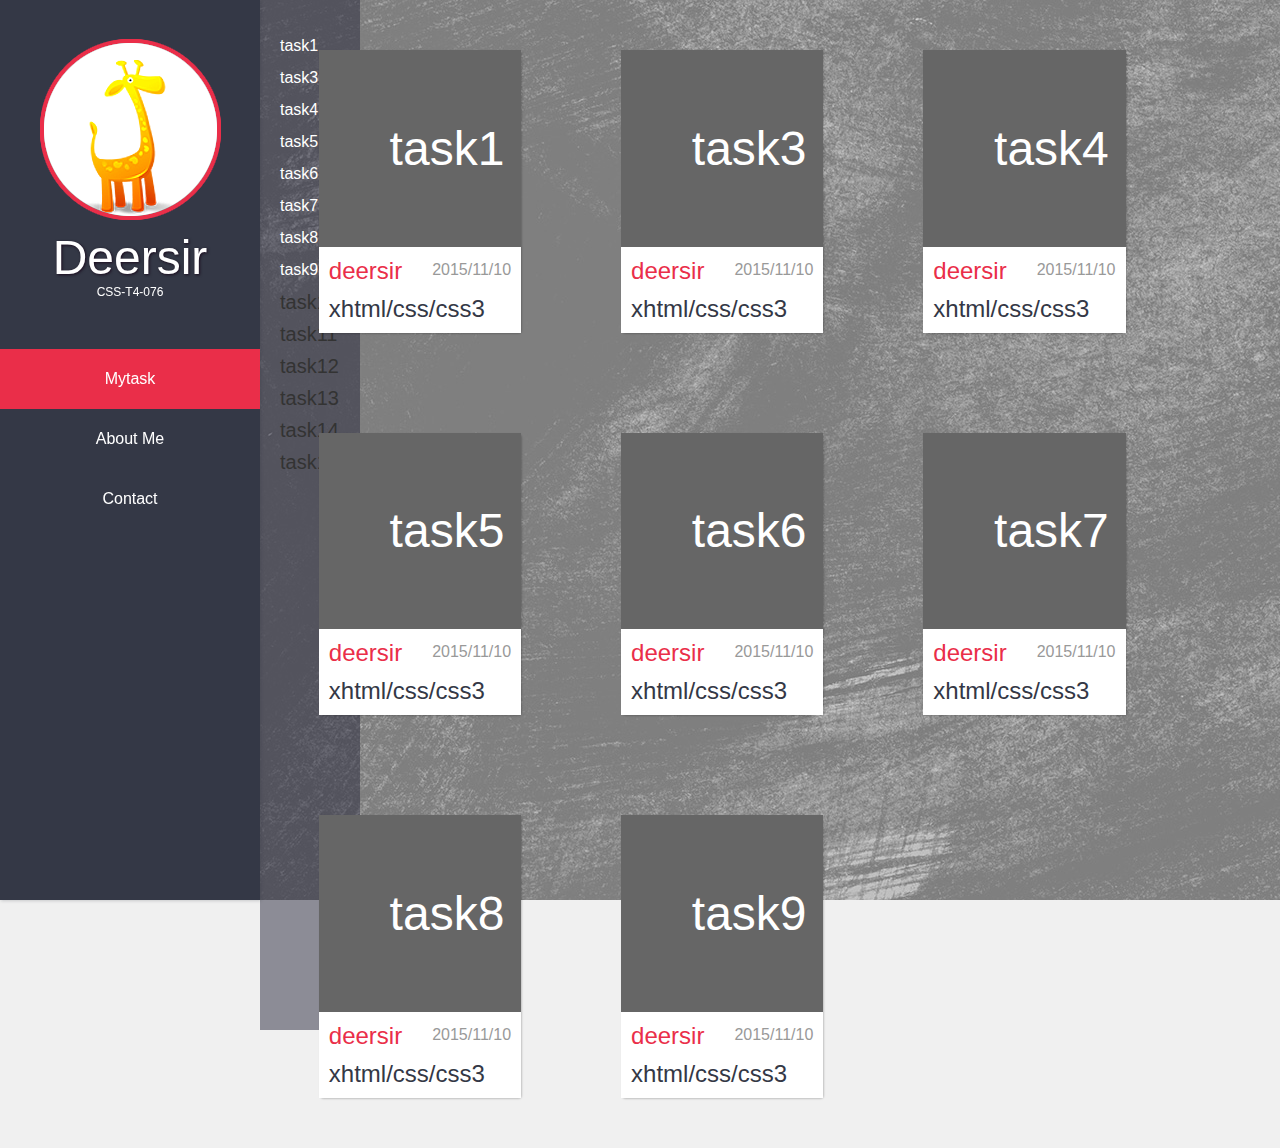
<file: index.html>
<!DOCTYPE html>
<html lang="en">
<head>
    <meta charset="UTF-8">
    <title>deersir首页正在装修中...</title>
    <meta name="viewport" content="width=device-width,initial-scale=1.0,minimum-scale=1.0,maximum-scale=1.0,user-scalable=no" />
    <link rel="shortcut icon" href="images/deer_32.ico" type="image/x-icon" />

    <style>
        * {
            padding: 0;
            margin: 0;
        }
        a:link,a:visited,a:hover,a:active {
            text-decoration: none;
            color: inherit;
        }
        body {
            font-size: 0;
            font-weight: 100;
            font-family: "Microsoft Yahei","Hiragino Sans GB",sans-serif;
            background-color: #f0f0f0;
            background-image: url(images/1.jpg);
            background-attachment:fixed;
        }
        .menu {
            width: 20%;
        }
        .left {
            width: 260px;
            position: fixed;
            z-index: 10;
            top: 0;
            bottom: 0;
            left: 0;
            color: #fff;
            text-align: center;
            background-color: #343846;
            overflow: hidden;
            box-shadow: 1px 1px 3px rgba(40,50,60,.2);
        }
        .left img {
            margin-top: 30px;
        }
        .name {
            font-size: 48px;
            text-shadow: 1px 1px 3px rgba(20,0,20,.8);
        }
        .number {
            font-size: 12px;
            margin-bottom: 50px;
        }
        .link {
            display: block;
            font-size: 16px;
            line-height: 60px;
            height: 60px;
        }
        .mytask {
            display: block;
            font-size: 16px;
            line-height: 60px;
            height: 60px;
            background-color: #ea2e49;
        }
        .link:hover {
            background-color: #ea2e49;
        }
        .right {
            position: relative;
            width: 100px;
            left: 160px;
            height: 1000px;
            background-color: rgba(40,40,60,.5);
            overflow: hidden;
            padding-top: 30px;
            transition: all .5s;
            opacity: 0;
            filter:alpha(opacity=0);
        }
        .task {
            font-size: 16px;
            padding-left: 20px;
            line-height: 32px;
            color: #fff;
        }
        .task_no {
            font-size: 20px;
            padding-left: 20px;
            color: #333;
            line-height: 32px;
        }
        .task:hover,.task:active {
            background-color: #ea2e49;
            text-decoration: underline;
        }
        .task_no:hover {
            background-color: #ea2e49;
        }
        .menu:hover .right {
            transform: translateX(100px);
            -ms-transform: translateX(100px);
            -webkit-transform: translateX(100px);
            -moz-transform: translateX(100px);
            -o-transform: translateX(100px);
            opacity: 1;
            filter:alpha(opacity=100);
        }
        .wrap {
            width: 79%;
            position: absolute;
            right: 0;
            top: 0;
        }
        .wrap_box {
            float: left;
            margin: 50px;
            width: 20%;
            border-radius: 4px;
            box-shadow: 1px 1px 2px rgba(0,0,0,.2);
        }
        .wrap_top {
            background-color: #666;
            color: #fff;
            font-size: 48px;
            padding: 35%;;
        }
        .wrap_bottom {
            background-color: #fff;
            padding-bottom: 10px;;
        }
        .text_one {
            font-size: 24px;
            color: #ea2e49;
            line-height: 48px;
            margin-left: 10px;
            display: inline;
        }
        .text_two {
            font-size: 16px;
            color: #999;
            display: inline;
            float: right;
            margin-right: 10px;
            margin-top: 14px;;
        }
        .text_three {
            font-size: 24px;
            color: #343846;
            margin-left: 10px;
        }
        .mask {
            width: 20%;
            padding: 9.9% 0;
            position: absolute;
            background-color: rgba(52,56,70,0);
            transition: all .5s;
            text-align: center;
        }
        .mask:hover {
            background-color: rgba(52,56,70,.7);
        }
        .mask_text {
            width: 80px;
            height: 80px;
            font-size: 16px;
            color: #fff;
            background-color: rgba(0,0,0,0);
            border: 1px dotted #fff;
            border-radius: 40px;
            text-align: center;
            line-height: 80px;
            margin: 0 auto;
            transition: all .5s;
            opacity: 0;
            filter:alpha(opacity=0);
        }
        .mask:hover .mask_text {
            opacity: 1;
            filter:alpha(opacity=100);
        }
    </style>
</head>
<body>
<div class="menu">
    <div class="left">
        <img src="images/deer_1.png" />
        <p class="name">Deersir</p>
        <p class="number">CSS-T4-076</p>
        <p class="mytask"><a>Mytask</a></p>
        <p class="link"><a>About Me</a></p>
        <p class="link"><a>Contact</a></p>
    </div>

    <div class="right">
        <P class="task"><a href="http://58.30.243.164:8050/task1.html" target="_blank">task1</a></P>
        <P class="task"><a href="http://58.30.243.164:8050/task3/task3.html" target="_blank">task3</a></P>
        <P class="task"><a href="http://58.30.243.164:8050/task4/task4.html" target="_blank">task4</a></P>
        <P class="task"><a href="http://58.30.243.164:8050/task5/task5.html" target="_blank">task5</a></P>
        <P class="task"><a href="http://58.30.243.164:8050/task6/task6.html" target="_blank">task6</a></P>
        <P class="task"><a href="http://58.30.243.164:8050/task7/task7.html" target="_blank">task7</a></P>
        <P class="task"><a href="http://58.30.243.164:8050/task8/task8.html" target="_blank">task8</a></P>
        <P class="task"><a href="http://58.30.243.164:8050/task9/task9.html" target="_blank">task9</a></P>
        <P class="task_no"><a>task10</a></P>
        <P class="task_no"><a>task11</a></P>
        <P class="task_no"><a>task12</a></P>
        <P class="task_no"><a>task13</a></P>
        <P class="task_no"><a>task14</a></P>
        <P class="task_no"><a>task15</a></P>
    </div>
</div>

<div class="wrap">
    <div class="wrap_box">
        <div class="mask">
            <div class="mask_text">more+</div>
        </div>
        <div class="wrap_top">
            <span>task1</span>
        </div>
        <div class="wrap_bottom">
            <p class="text_one">deersir</p>
            <p class="text_two">2015/11/10</p>
            <p class="text_three">xhtml/css/css3</p>
        </div>
    </div>

    <div class="wrap_box">
        <div class="mask">
            <div class="mask_text">more+</div>
        </div>
        <div class="wrap_top">
            <span>task3</span>
        </div>
        <div class="wrap_bottom">
            <p class="text_one">deersir</p>
            <p class="text_two">2015/11/10</p>
            <p class="text_three">xhtml/css/css3</p>
        </div>
    </div>
    <div class="wrap_box">
        <div class="mask">
            <div class="mask_text">more+</div>
        </div>
        <div class="wrap_top">
            <span>task4</span>
        </div>
        <div class="wrap_bottom">
            <p class="text_one">deersir</p>
            <p class="text_two">2015/11/10</p>
            <p class="text_three">xhtml/css/css3</p>
        </div>
    </div>
    <div class="wrap_box">
        <div class="mask">
            <div class="mask_text">more+</div>
        </div>
        <div class="wrap_top">
            <span>task5</span>
        </div>
        <div class="wrap_bottom">
            <p class="text_one">deersir</p>
            <p class="text_two">2015/11/10</p>
            <p class="text_three">xhtml/css/css3</p>
        </div>
    </div>
    <div class="wrap_box">
        <div class="mask">
            <div class="mask_text">more+</div>
        </div>
        <div class="wrap_top">
            <span>task6</span>
        </div>
        <div class="wrap_bottom">
            <p class="text_one">deersir</p>
            <p class="text_two">2015/11/10</p>
            <p class="text_three">xhtml/css/css3</p>
        </div>
    </div>
    <div class="wrap_box">
        <div class="mask">
            <div class="mask_text">more+</div>
        </div>
        <div class="wrap_top">
            <span>task7</span>
        </div>
        <div class="wrap_bottom">
            <p class="text_one">deersir</p>
            <p class="text_two">2015/11/10</p>
            <p class="text_three">xhtml/css/css3</p>
        </div>
    </div>
    <div class="wrap_box">
        <div class="mask">
            <div class="mask_text">more+</div>
        </div>
        <div class="wrap_top">
            <span>task8</span>
        </div>
        <div class="wrap_bottom">
            <p class="text_one">deersir</p>
            <p class="text_two">2015/11/10</p>
            <p class="text_three">xhtml/css/css3</p>
        </div>
    </div>
    <div class="wrap_box">
        <div class="mask">
            <div class="mask_text">more+</div>
        </div>
        <div class="wrap_top">
            <span>task9</span>
        </div>
        <div class="wrap_bottom">
            <p class="text_one">deersir</p>
            <p class="text_two">2015/11/10</p>
            <p class="text_three">xhtml/css/css3</p>
        </div>
    </div>
</div>

</body>
</html>
</file>
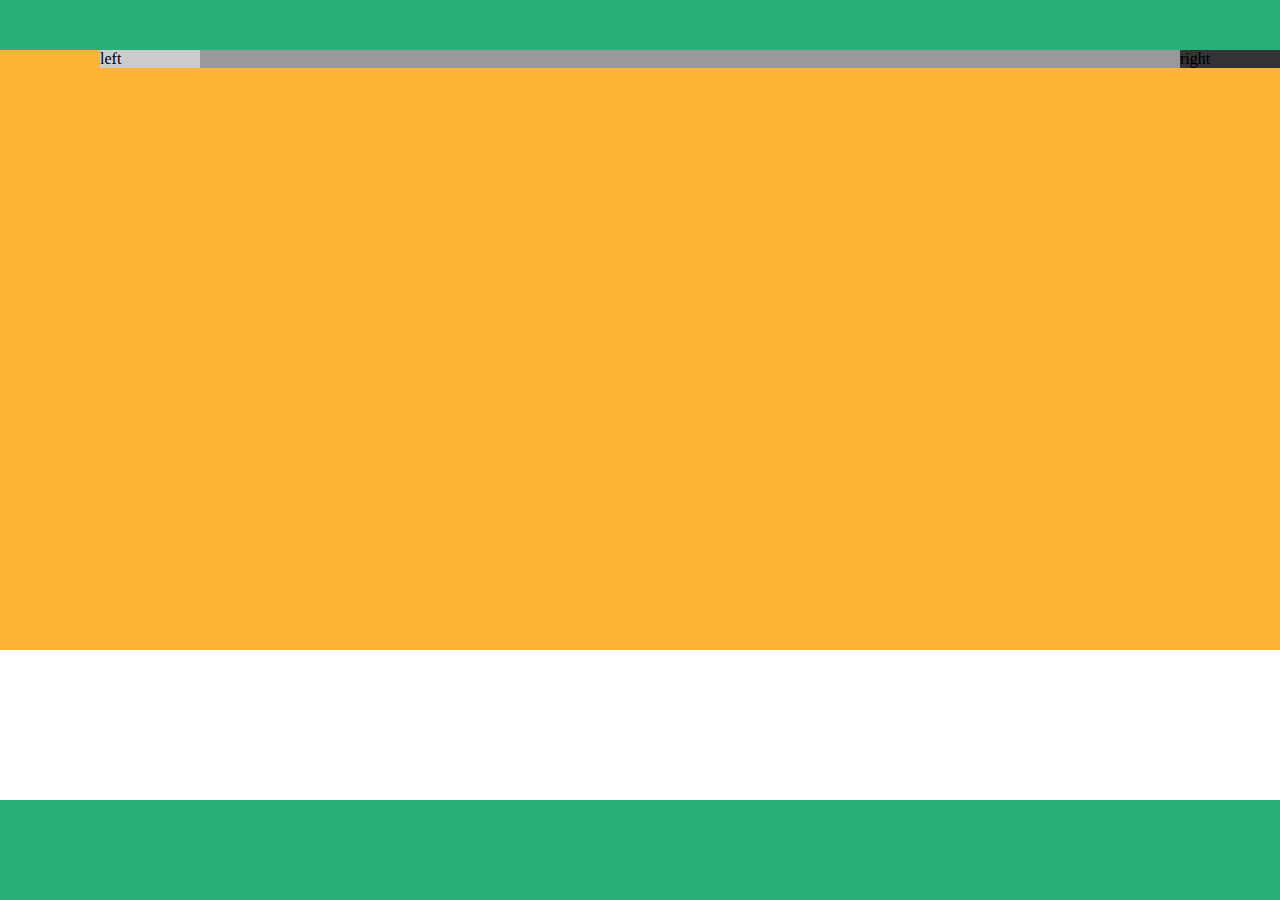
<file: buju.html>
<!DOCTYPE html>
<html lang="en">
<head>
    <meta charset="UTF-8">
    <title>双飞翼布局</title>
    <style>
        * {
            padding: 0;
            margin: 0;
    }
        .header {
            width: 100%;
            height: 50px;
            background-color: #29b078;
        }
        .middle {
            width: 100%;
            background-color: #fbb435;
            height: 600px;
            padding-left: 100px;
            padding-right: 200px;
        }
        .footer {
            width: 100%;
            height: 100px;
            position: absolute;
            bottom: 0;
            background-color: #29b078;
        }
        .left {
            width: 100px;
            background-color: #ccc;
            float: left;
            margin-left: -100%;
        }
        .center {
            float: left;
            width: 100%;
            background-color: #999;
        }
        .right {
            width: 200px;
            background-color: #333;
            float: left;
            margin-left: -200px;
        }
        .inner {
            margin-left: 100px;
            margin-right: 200px;
        }
    </style>
</head>
<body>
    <div class="header">

    </div>
    <div class="middle">
        <div class="center">center</div>
        <div class="left">left</div>

        <div class="right">right</div>
    </div>
    <div class="footer"></div>
</body>
</html>
</file>
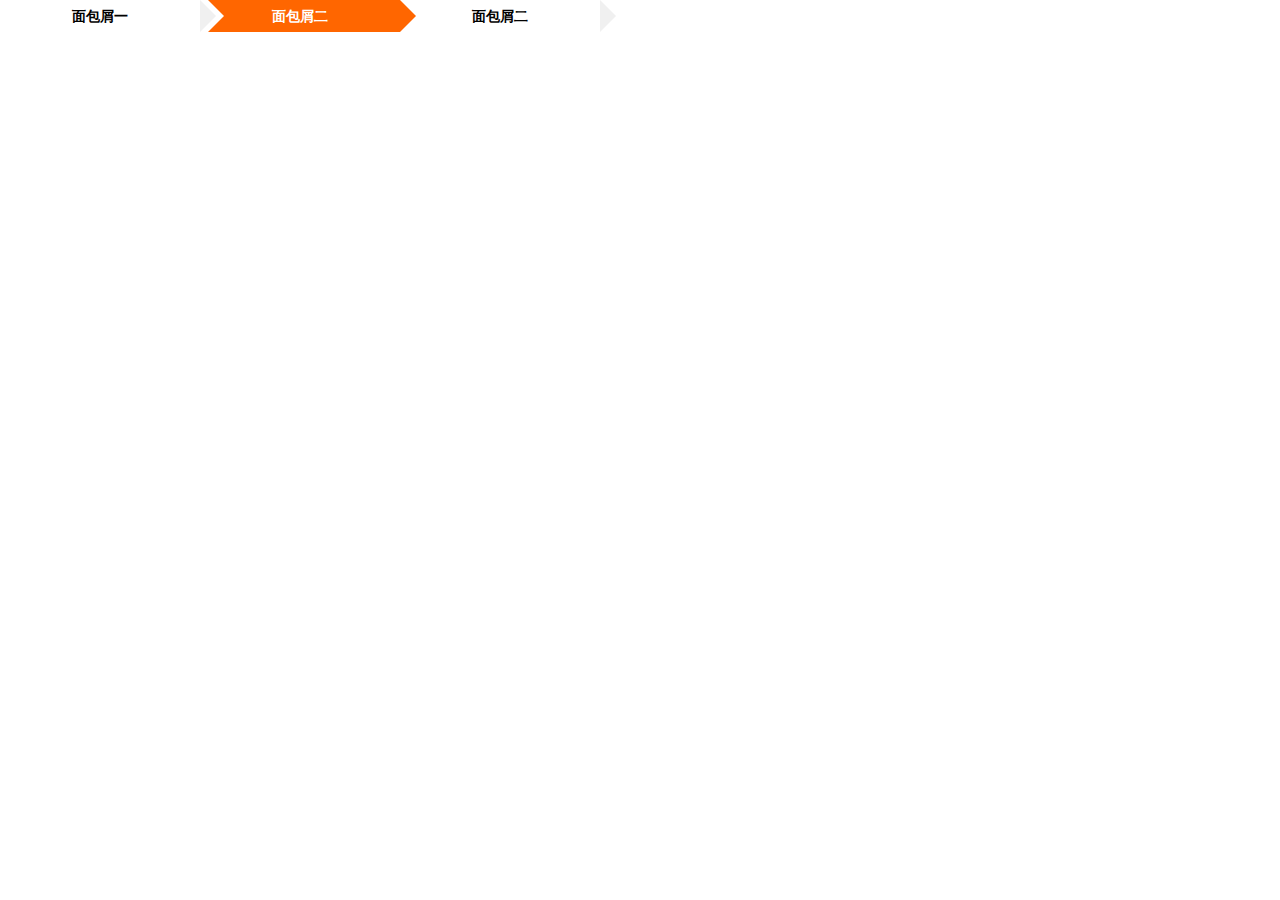
<file: jstest.html>
<!DOCTYPE html PUBLIC "-//W3C//DTD XHTML 1.0 Transitional//EN" "http://www.w3.org/TR/xhtml1/DTD/xhtml1-transitional.dtd">
<html xmlns="http://www.w3.org/1999/xhtml">
<head>
    <meta http-equiv="Content-Type" content="text/html; charset="utf-8�� />
    <title>��css�������м������IE6</title>
    <style type="text/css">
        *{margin:0;padding:0;list-style-type:none;}
        a,img{border:0;}
        body{font:12px/180% Arial, Helvetica, sans-serif, "������";}
        /* demo */
        .demo{position:relative;}
        .demo ul{height:32px;
            overflow:hidden;}
        .demo li{float:left;
            width:200px;
            text-align:center;
            position:relative;
            z-index:2;
            font-weight:bold;
            font-size:14px;
            line-height:32px;}
        .demo li em{position:absolute;right:-24px;top:-8px;width:0;height:0;line-height:0;border-width:24px 0 24px 24px;
            border-color:transparent transparent transparent #fff;border-style:dashed dashed dashed solid;}

        .demo li i{position:absolute;right:-16px;top:0;width:0;height:0;line-height:0;border-width:16px 0 16px 16px;
            border-color:transparent transparent transparent #f0f0f0;border-style:dashed dashed dashed solid;}
        .demo li.current{background:#f60;color:#fff;z-index:1;}
        .demo li.current i{border-color:transparent transparent transparent #f60;}
    </style>
</head>
<body>
<div class="demo">
    <ul class="clearfix">
        <li>���мһ<em></em><i></i></li>
        <li class="current">���м��<em></em><i></i></li>
        <li>���м��<em></em><i></i></li>
    </ul>
</div>
</body>
</html>
</file>
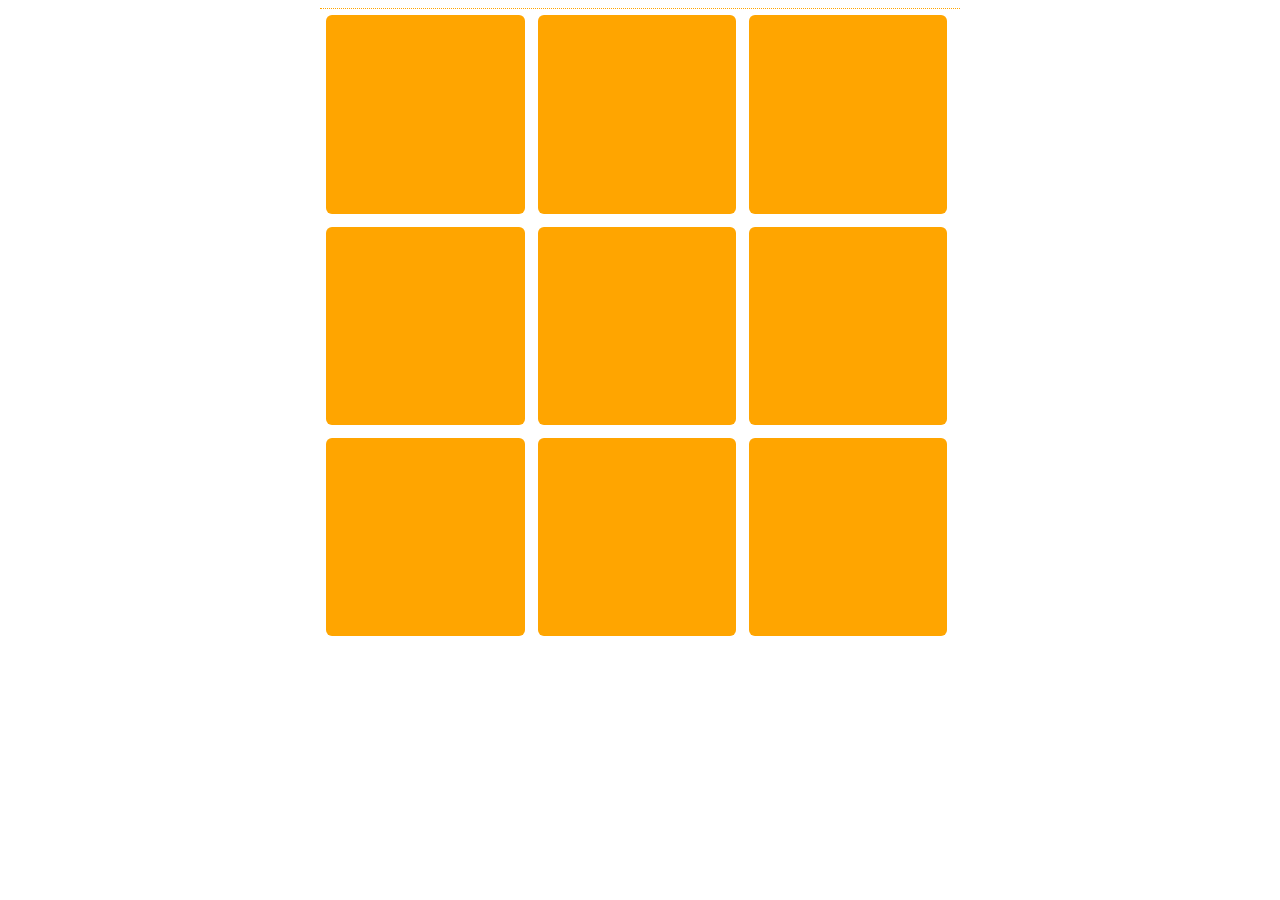
<file: task1.html>
<!DOCTYPE html>
<html lang="en">
<head>
    <meta charset="UTF-8">
    <title>task1九宫格</title>
    <style>
        .container {
            width: 100%;
            max-width: 640px;;
            margin: 0 auto;
            border-top: 1px dotted orange;
        }
        .box {
            float: left;
            width: 31%;
            padding-top: 31%;
            background-color: orange;
            border-radius: 3%;
            margin: 1%;
            -ms-border-radius: 3%;
        }
    </style>
</head>
<body>
    <div class="container">
        <div class="box"></div>
        <div class="box"></div>
        <div class="box"></div>
        <div class="box"></div>
        <div class="box"></div>
        <div class="box"></div>
        <div class="box"></div>
        <div class="box"></div>
        <div class="box"></div>
    </div>
</body>
</html>
</file>
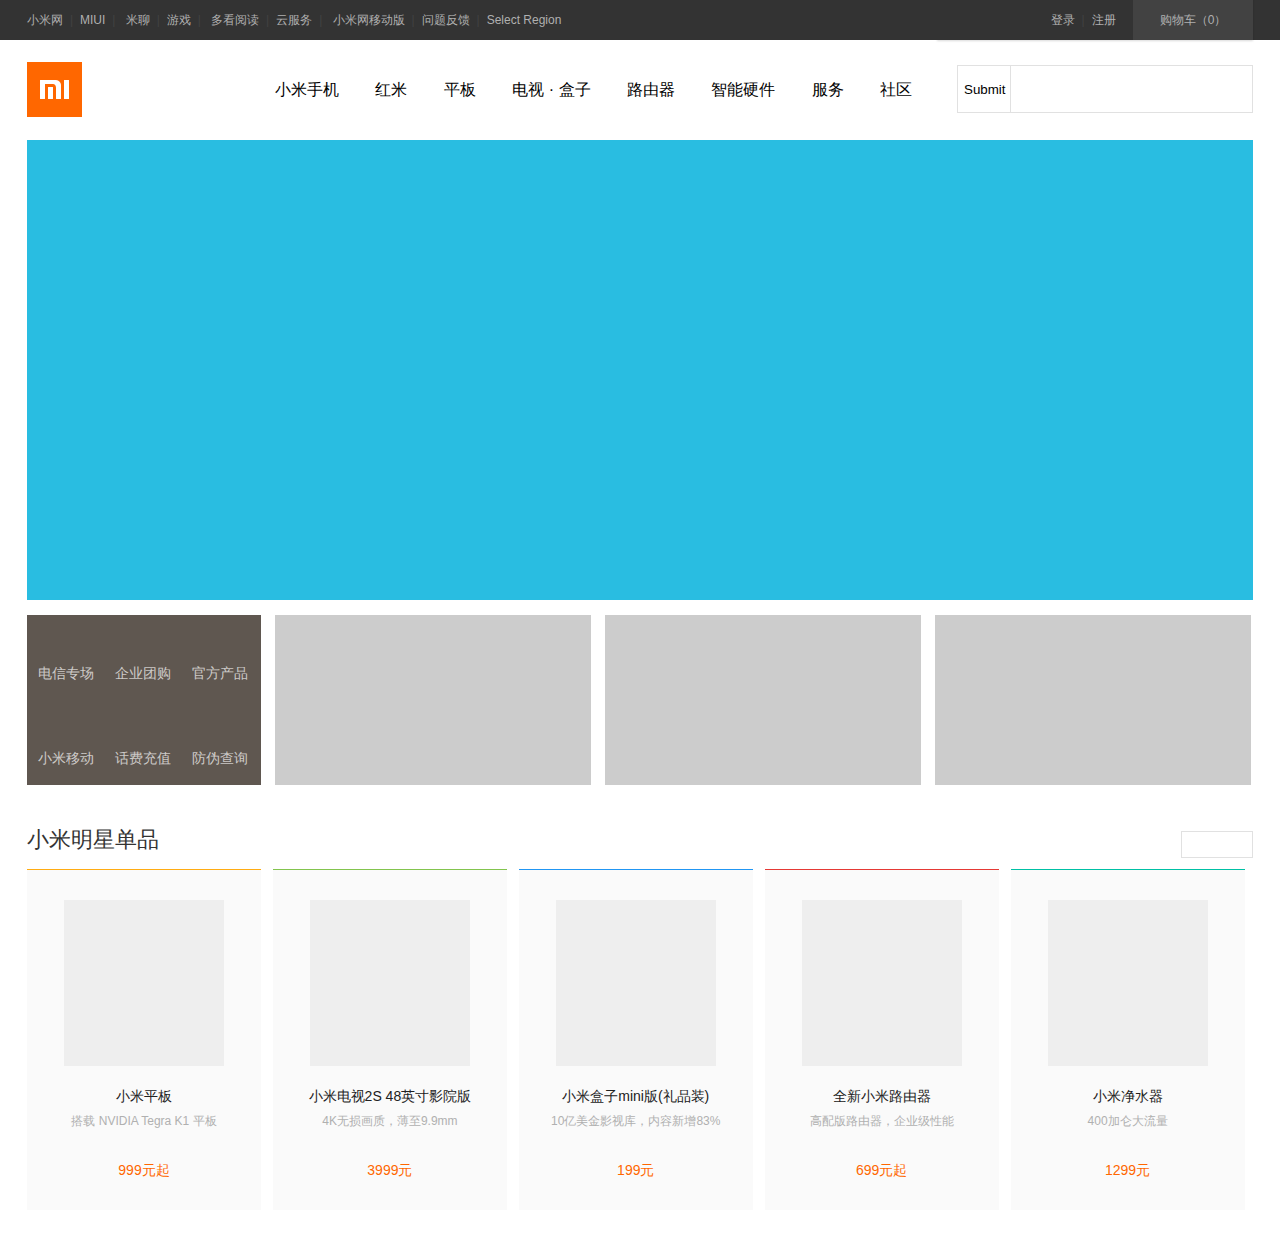
<file: mi/mi.html>
<!DOCTYPE html>
<html lang="en" xml:lang="en">
<head>
    <meta charset="UTF-8">
    <title>小米官网——小米手机、红米手机、小米电视官方正品专卖网站</title>
    <meta name="keywords" content="小米,小米手机,小米官网,红米手机,小米商城,小米电视" />
    <link rel="shortcut icon" href="mi.ico" type="image/x-icon" />
    <link rel="stylesheet" href="mi.css" />
    <meta name="viewport" content="width=1226" />
</head>
<body>
<!----------顶部黑块开始------------>
    <div class="toptab">
        <div class="container">
            <div class="texttopleft"><a>小米网</a><span class="textspan">|</span><a>MIUI</a><span class="textspan">|</span>
                                    <a>米聊</a><span class="textspan">|</span><a>游戏</a><span class="textspan">|</span>
                                    <a>多看阅读</a><span class="textspan">|</span><a>云服务</a><span class="textspan">|</span>
                                    <a>小米网移动版</a><span class="textspan">|</span><a>问题反馈</a><span class="textspan">|</span><a>Select Region</a>
            </div>
            <div class="texttopright">
                <div class="textlogin"><a>登录</a><span class="textspan">|</span><a>注册</a></div>
                <div class="textcar">
                    <a>购物车（0）</a>
                    <div class="car_over">
                        购物车中还没有商品，赶紧选购吧！
                    </div>
                </div>     <!------交互效果-------->
            </div>
            <div class="clear"></div>
        </div>
    </div>
<!----------顶部黑块结束------------>

<!----------导航栏开始------------>
    <div class="header">
        <div class="miimg"><img src="images/mi_1.png" /></div>
        <div class="menu">
            <ul>
                <li><a>小米手机</a></li>
                <li><a>红米</a></li>
                <li><a>平板</a></li>
                <li><a>电视 · 盒子</a></li>
                <li><a>路由器</a></li>
                <li><a>智能硬件</a></li>
                <li><a>服务</a></li>
                <li><a>社区</a></li>
            </ul>
        </div>
        <div class="search">
            <form>
                <input class="search_text" type="search" >
                <input class="search_btn" type="submit" >
            </form>

        </div>        <!------文本输入框   搜索功能-------->
    </div>
<!----------导航栏结束------------>

<!----------轮播图及单品白背景开始------------>
    <div class="picmenu">
        <div class="classpics">
        </div>
        <div class="fourpics">
            <div class="fourone">
                <ul>
                    <li>电信专场</li>
                    <li>企业团购</li>
                    <li>官方产品</li>
                    <li>小米移动</li>
                    <li>话费充值</li>
                    <li>防伪查询</li>
                </ul>
            </div>
            <div class="fourtwo"></div>
            <div class="fourtwo"></div>
            <div class="fourtwo"></div>
        </div>
        <div class="starshop">
            <div class="startext">
                <div class="startextleft">小米明星单品</div>
                <div class="startextright"></div>
            </div>
            <div class="starpics">
                <div class="starpics1">
                    <div class="starshopimg"></div>
                    <p class="starshopname">小米平板</p>
                    <p class="starshoppoint">搭载 NVIDIA Tegra K1 平板</p>
                    <p class="starshopprice">999元起</p>
                </div>
                <div class="starpics2">
                    <div class="starshopimg"></div>
                    <p class="starshopname">小米电视2S 48英寸影院版</p>
                    <p class="starshoppoint">4K无损画质，薄至9.9mm</p>
                    <p class="starshopprice">3999元</p>
                </div>
                <div class="starpics3">
                    <div class="starshopimg"></div>
                    <p class="starshopname">小米盒子mini版(礼品装)</p>
                    <p class="starshoppoint">10亿美金影视库，内容新增83%</p>
                    <p class="starshopprice">199元</p>
                </div>
                <div class="starpics4">
                    <div class="starshopimg"></div>
                    <p class="starshopname">全新小米路由器</p>
                    <p class="starshoppoint">高配版路由器，企业级性能</p>
                    <p class="starshopprice">699元起</p>
                </div>
                <div class="starpics5">
                    <div class="starshopimg"></div>
                    <p class="starshopname">小米净水器</p>
                    <p class="starshoppoint">400加仑大流量</p>
                    <p class="starshopprice">1299元</p>
                </div>
            </div>
        </div>
    </div>

<!----------轮播图及单品白背景结束------------>
</body>
</html>
</file>
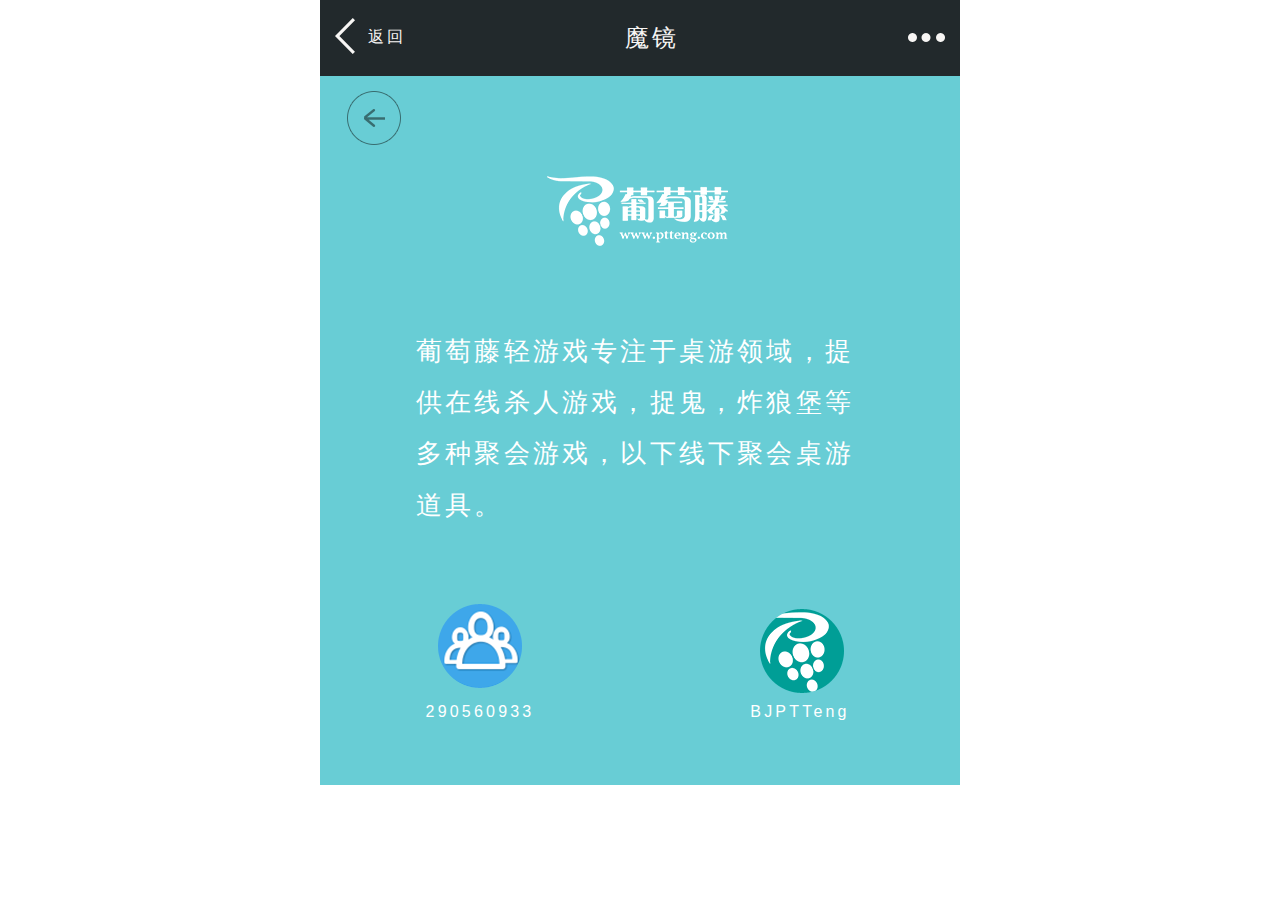
<file: task3/task3.html>
<!DOCTYPE html>
<html lang="en">
<head>
    <meta charset="UTF-8">
    <title>task3投票页</title>
    <link href="task3.css" rel="stylesheet" />
</head>
<body>
    <div class="header">
        <div class="pic1"><img src="images/task3_03.png" />返回</div>
        <div class="text1">魔镜</div>
        <img src="images/task3_05.png" />
    </div>
    <div class="container">
        <div class="pic3"><img src="images/task3_09.png" /></div>
        <div class="pic4"><img src="images/task3_13.png" /></div>
        <div class="text2">葡萄藤轻游戏专注于桌游领域，提供在线杀人游戏，捉鬼，炸狼堡等多种聚会游戏，以下线下聚会桌游道具。</div>
        <div class="pic5"><img src="images/task3_17.png" /><br>290560933</div>
        <div class="pic5"><img src="images/task3_19.png" /><br>BJPTTeng</div>
    </div>
</body>
</html>
</file>
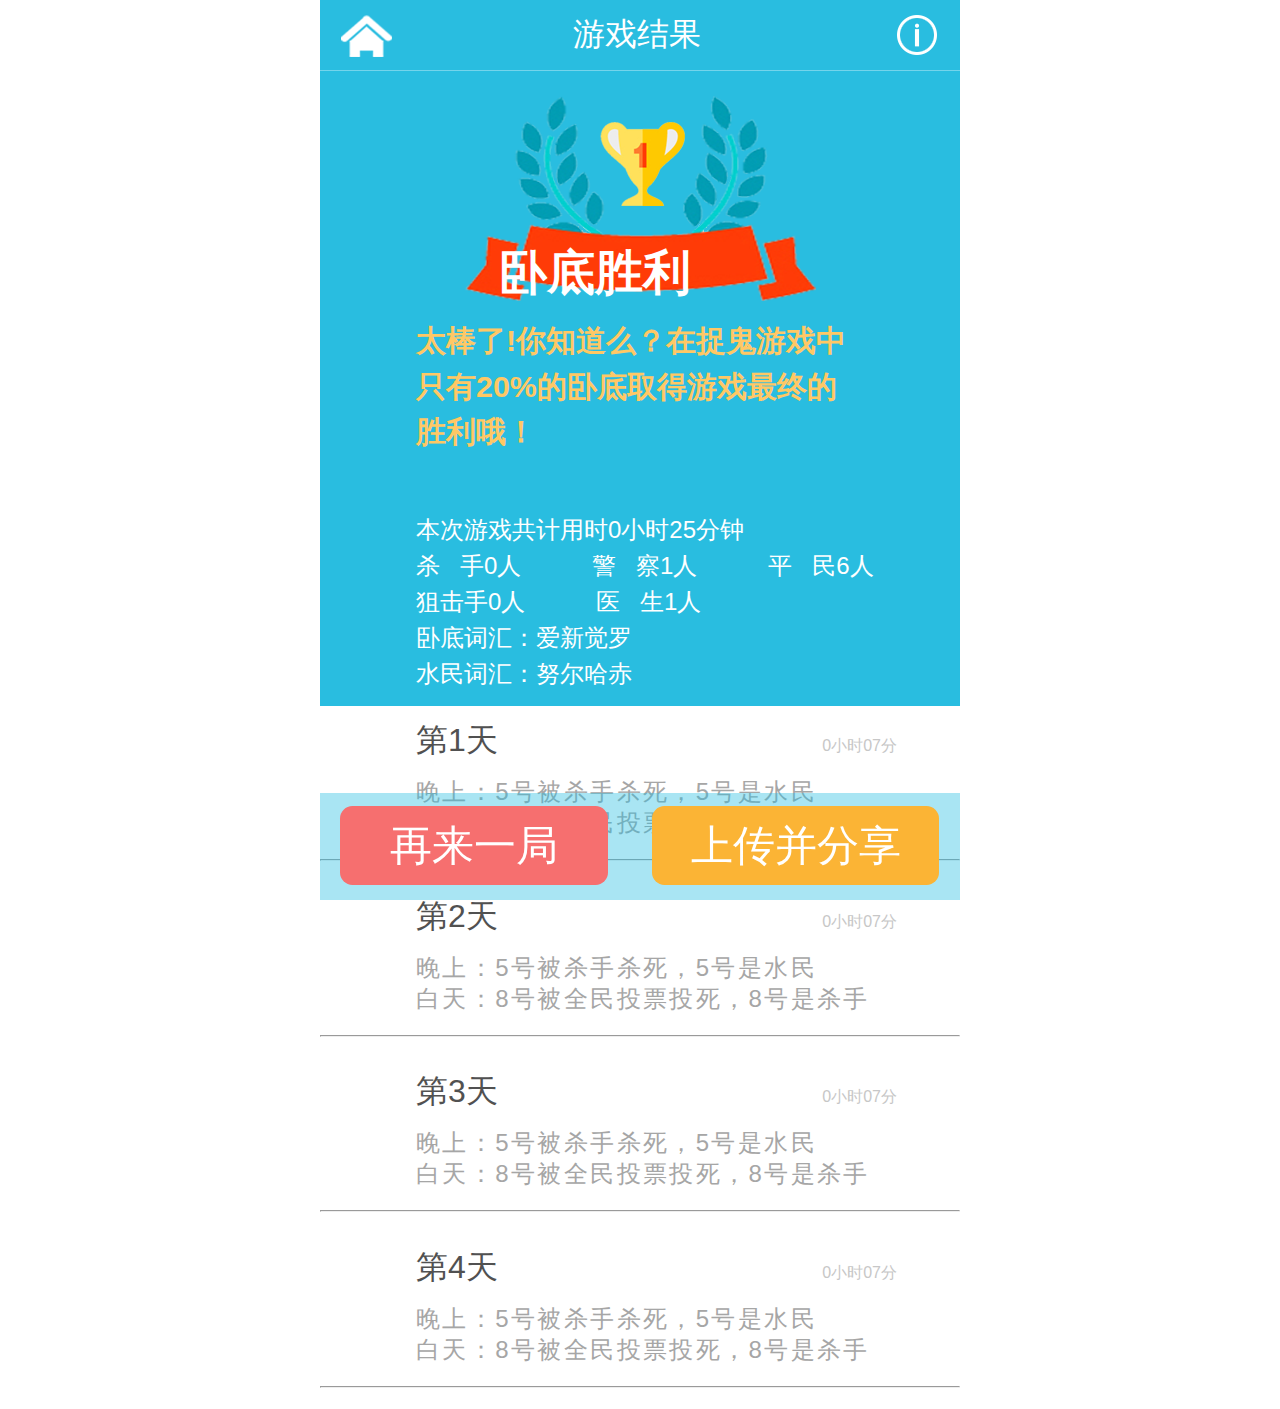
<file: task4/task4.html>
<!DOCTYPE html>
<html lang="en">
<head>
    <meta charset="UTF-8">
    <title>task4结果页</title>
    <link href="task4.css" rel="stylesheet">
</head>
<body>
    <div class="header">
        <div class="picleft"><img src="images/task4_03.png" /></div>
        <div class="text1">游戏结果</div>
        <div class="picright"><img src="images/task4_05.png" /></div>
    </div>

    <div class="xian"></div>

    <div class="container">
        <div class="picwin">
            <img src="images/task4_10.png" />
            <div class="textwin">卧底胜利</div>
        </div>
        <div class="textp">太棒了!你知道么？在捉鬼游戏中只有20%的卧底取得游戏最终的胜利哦！</div>
        <div class="textcount">
            本次游戏共计用时0小时25分钟
            <br /><span>杀&nbsp;&nbsp;&nbsp;手0人</span><span>警&nbsp;&nbsp;&nbsp;察1人</span><span>平&nbsp;&nbsp;&nbsp;民6人</span>
            <span>狙击手0人</span><span>医&nbsp;&nbsp;&nbsp;生1人</span>
            <br />卧底词汇：爱新觉罗
            <br />水民词汇：努尔哈赤
        </div>
        <div class="day">
            <div class="textday">第1天</div>
            <div class="texttime">0小时07分</div>
            <div class="textkill">晚上：5号被杀手杀死，5号是水民<br />白天：8号被全民投票投死，8号是杀手</div>
            <hr />
        </div>
        <div class="day">
            <div class="textday">第2天</div>
            <div class="texttime">0小时07分</div>
            <div class="textkill">晚上：5号被杀手杀死，5号是水民<br />白天：8号被全民投票投死，8号是杀手</div>
            <hr />
        </div>
        <div class="day">
            <div class="textday">第3天</div>
            <div class="texttime">0小时07分</div>
            <div class="textkill">晚上：5号被杀手杀死，5号是水民<br />白天：8号被全民投票投死，8号是杀手</div>
            <hr />
        </div>
        <div class="day">
            <div class="textday">第4天</div>
            <div class="texttime">0小时07分</div>
            <div class="textkill">晚上：5号被杀手杀死，5号是水民<br />白天：8号被全民投票投死，8号是杀手</div>
            <hr />
        </div>
        <div class="footer">
            <div class="btnleft">&nbsp;再来一局&nbsp;</div>
            <div class="btnright">上传并分享</div>
        </div>
    </div>
</body>
</html>
</file>
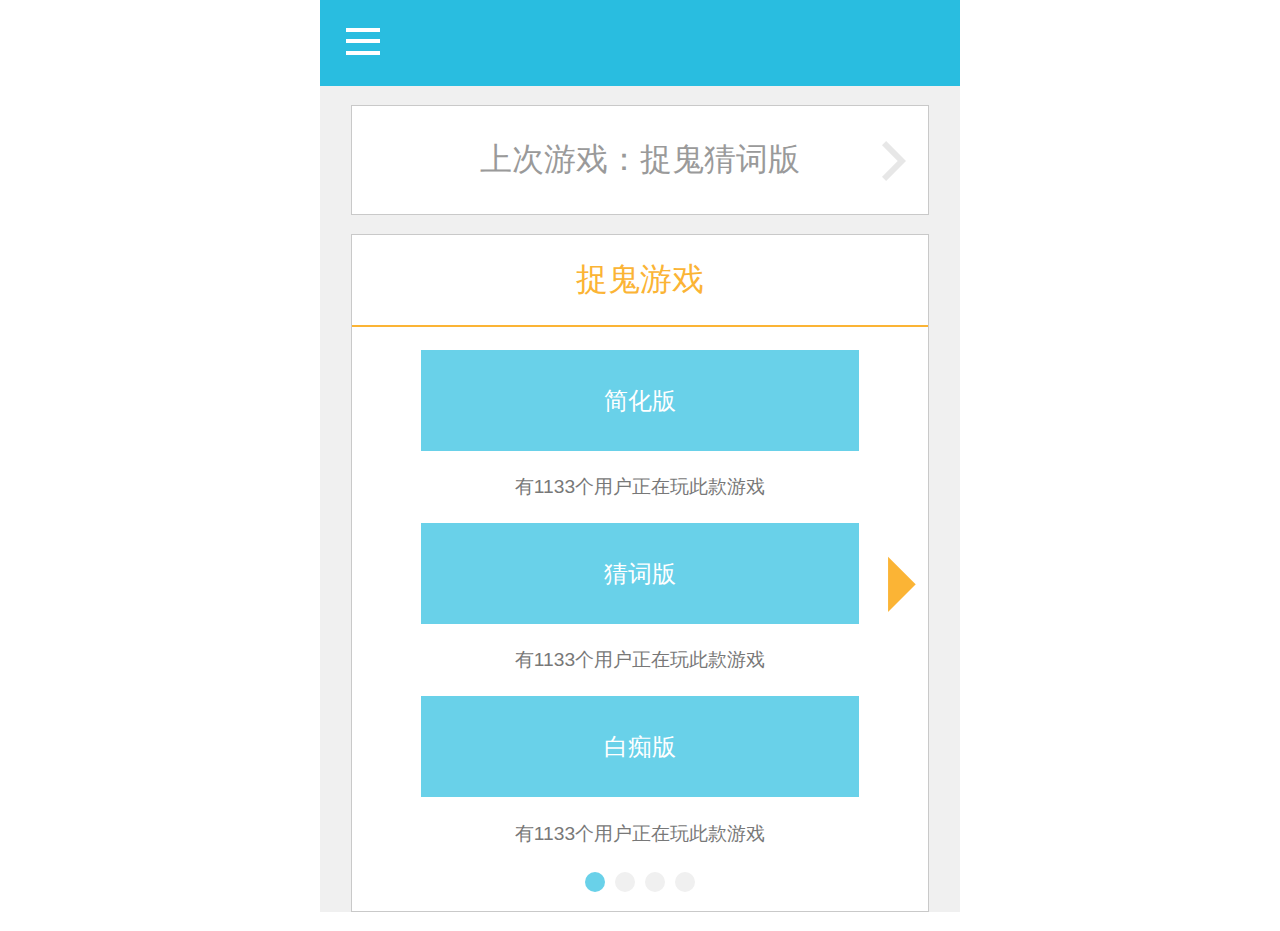
<file: task5/task5.html>
<!DOCTYPE html>
<html lang="en">
<head>
    <meta charset="UTF-8">
    <title>task5动画改进版</title>
    <link href="task5.css" rel="stylesheet" />
</head>
<body>
    <input type="checkbox" id="tm">
    <!---隐藏页面--->
    <div class="pageone">
        <div class="pageoneheader"></div>
        <div class="pagetwolist"><img class="imgleft" src="images/task5_05.png" />公告<img class="imgright" src="images/task5_08.png" /></div>
        <div class="pagetwolist"><img class="imgleft" src="images/task5_04.png" />设置<img class="imgright" src="images/task5_08.png" /></div>
        <div class="pagetwolist"><img class="imgleft" src="images/task5_06.png" />帮助<img class="imgright" src="images/task5_08.png" /></div>
        <div class="pagetwolist"><img class="imgleft" src="images/task5_07.png" />关于<img class="imgright" src="images/task5_08.png" /></div>
    </div>
    <!---默认显示页面--->
    <div class="pagetwo">
        <div class="pagetwoheader"><img src="images/task5_01.png" /></div>
        <div class="lastgame">
            <p>上次游戏：捉鬼猜词版</p>
            <img src="images/task5_02.png" />
        </div>
        <div class="game">
            <div class="textgame">捉鬼游戏</div>
            <div class="xian"></div>
            <div class="version">简化版</div>
            <p>有1133个用户正在玩此款游戏</p>
            <div class="version">猜词版</div>
            <div class="btnyellow"><label for="tm"><img src="images/task5_03.png"></label></div>
            <p>有1133个用户正在玩此款游戏</p>
            <div class="version">白痴版</div>
            <p>有1133个用户正在玩此款游戏</p>
            <div class="yuan">
                <div class="blue"></div>
                <div class="gray"></div>
                <div class="gray"></div>
                <div class="gray"></div>
            </div>
        </div>
    </div>
</body>
</html>
</file>
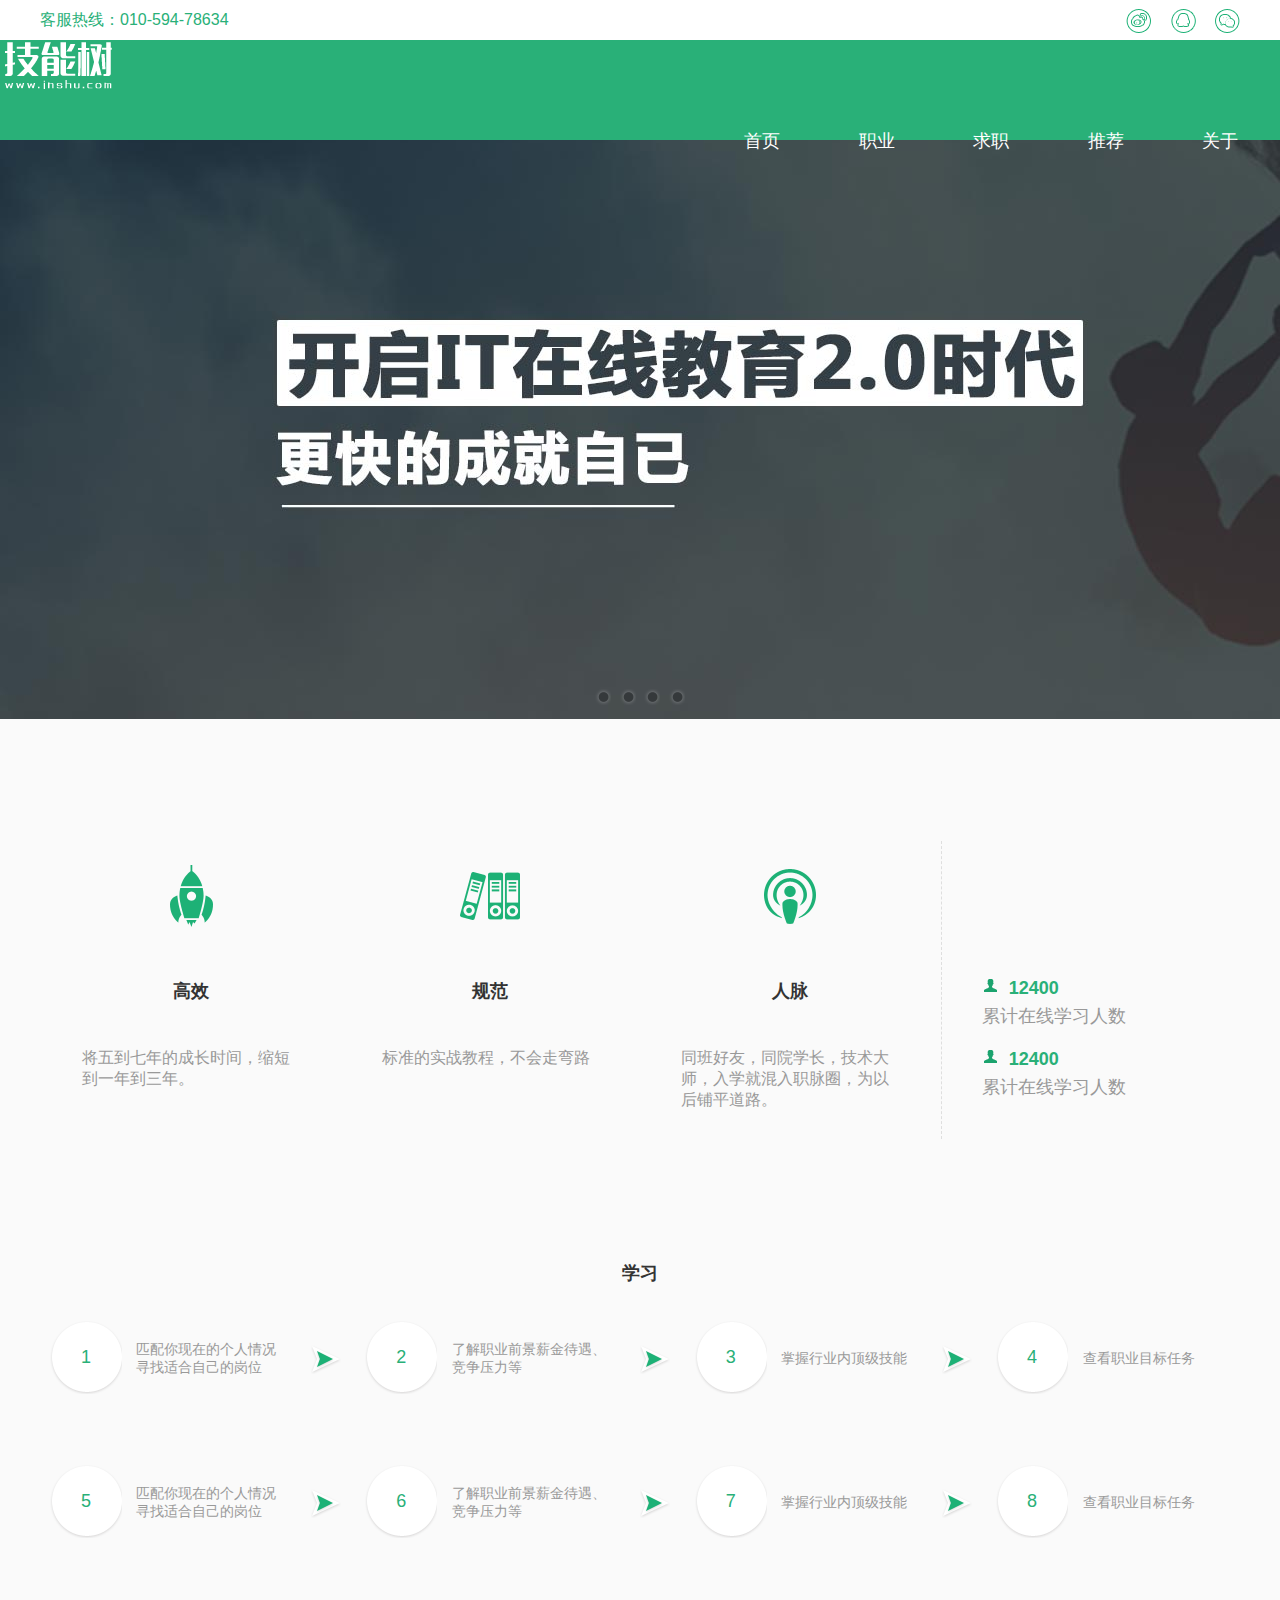
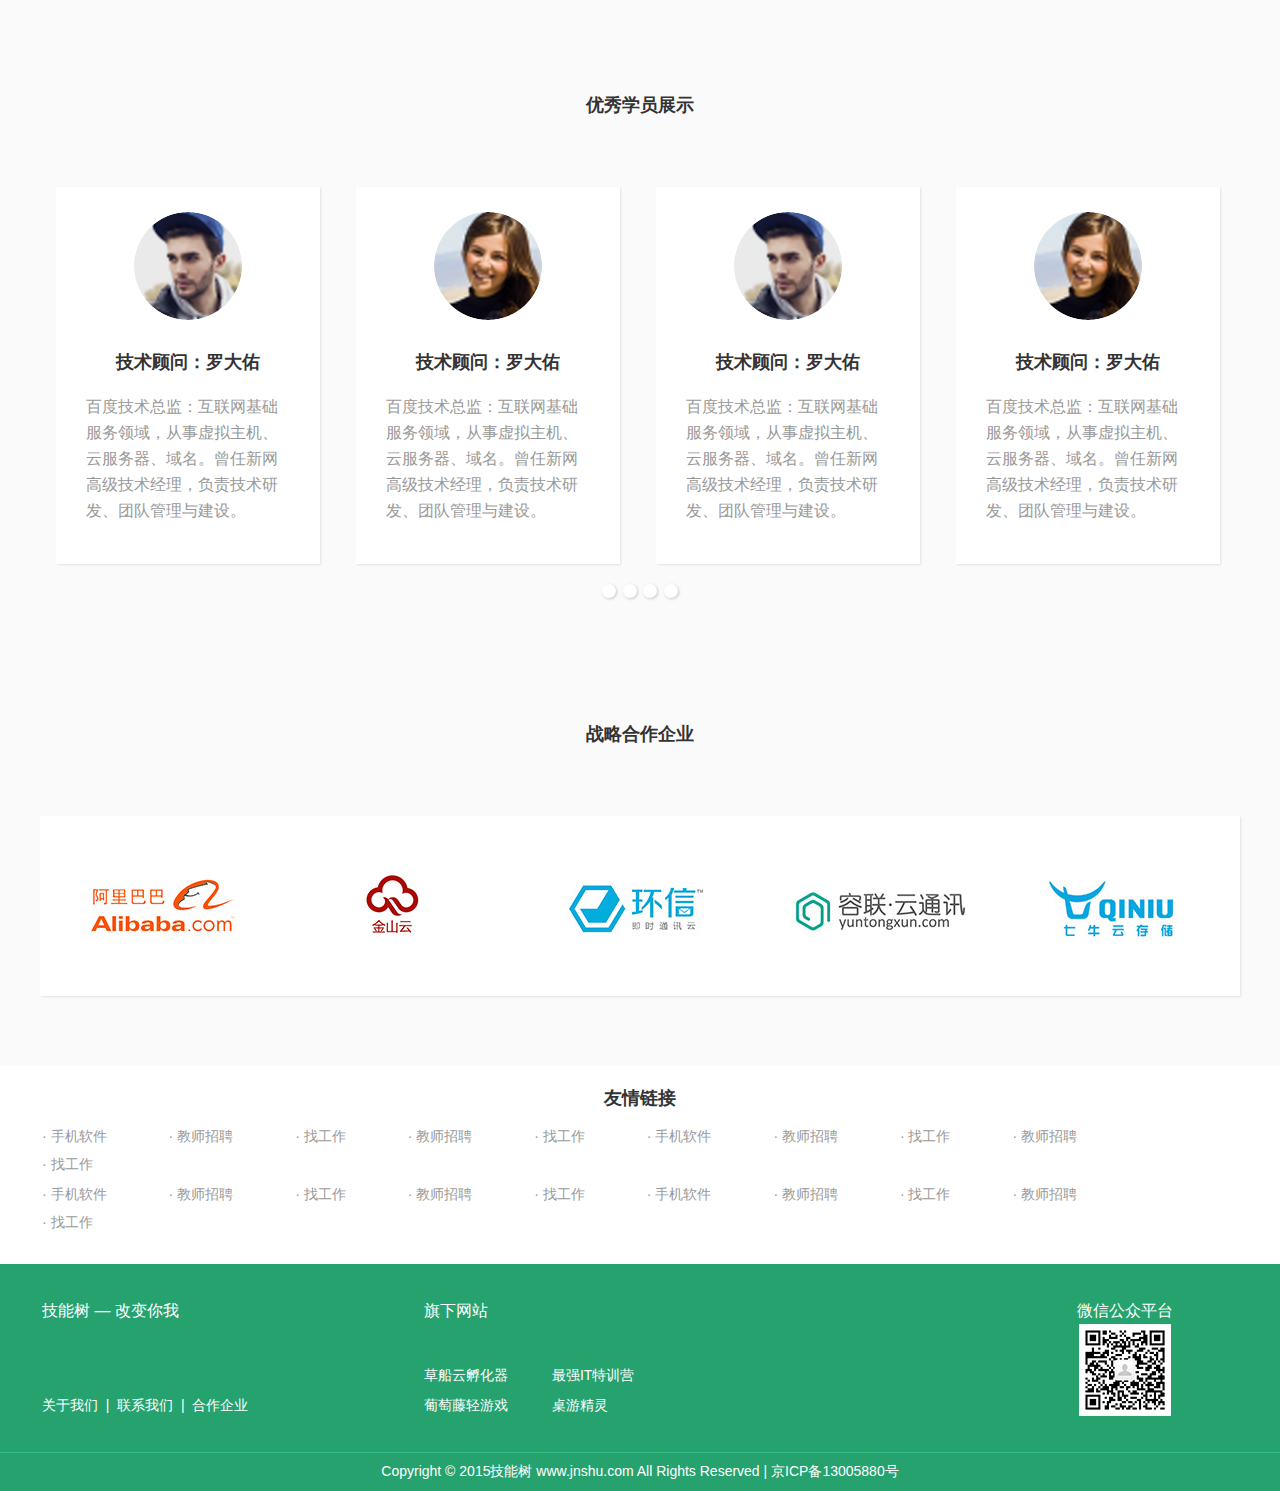
<file: task7/task7.html>
<!DOCTYPE html>
<html lang="en">
<head>
    <meta charset="UTF-8">
    <title>task7</title>
    <link href="task7.css" rel="stylesheet" />
    <script src="js/jquery-1.10.2.min.js"></script>
    <script src="js/slider.js"></script>
    <script type="text/javascript">
        $(function() {
            var bannerSlider = new Slider($('#banner_tabs'), {
                time: 5000,
                delay: 400,
                event: 'hover',
                auto: true,
                mode: 'fade',
                controller: $('#bannerCtrl'),
                activeControllerCls: 'active'
            });
            $('#banner_tabs .flex-prev').click(function() {
                bannerSlider.prev()
            });
            $('#banner_tabs .flex-next').click(function() {
                bannerSlider.next()
            });
        })
    </script>

</head>
<body>
    <div class="top">
        <div class="topwrap">
            <p>客服热线：010-594-78634</p>
            <div class="topweixin"><a><img src="images/task7_01.png" /></a></div>
            <div class="topweixin"><a><img src="images/task7_02.png" /></a></div>
            <div class="topweixin"><a><img src="images/task7_03.png" /></a></div>
        </div>
    </div>

    <div class="menu">
        <div class="menuwrap">
            <div class="menuleft">
                <img src="images/mainlogo.png" />
            </div>
            <div class="menuright">
                <ul>
                    <li><a href="#"> 首页</a></li>
                    <li><a href="#"> 职业</a></li>
                    <li><a href="#"> 求职</a></li>
                    <li><a href="#"> 推荐</a></li>
                    <li><a href="#"> 关于</a></li>
                </ul>
            </div>
        </div>
    </div>

    <div class="picbox">
        <div id="banner_tabs" class="flexslider">
            <ul class="slides">
                <li>
                    <a title="" target="_blank" href="#">
                        <img  alt="" style="background: url(images/banner-1.jpg) no-repeat center;"  src="images/alpha.png">
                    </a>
                </li>
                <li>
                    <a title="" href="#">
                        <img  alt="" style="background: url(images/banner-2.jpg) no-repeat center;"  src="images/alpha.png">
                    </a>
                </li>
                <li>
                    <a title="" href="#">
                        <img  alt="" style="background: url(images/banner-3.jpg) no-repeat center;"  src="images/alpha.png">
                    </a>
                </li>
                <li>
                    <a title="" href="#">
                        <img  alt="" style="background: url(images/banner-4.jpg) no-repeat center;"  src="images/alpha.png">
                    </a>
                </li>
            </ul>
            <ul class="flex-direction-nav">
                <li><a class="flex-prev" href="javascript:">Previous</a></li>
                <li><a class="flex-next" href="javascript:">Next</a></li>
            </ul>
            <ol id="bannerCtrl" class="flex-control-nav flex-control-paging">
                <li><a>1</a></li>
                <li><a>2</a></li>
                <li><a>2</a></li>
                <li><a>2</a></li>
            </ol>
        </div>
    </div>

    <div class="main">
        <div class="mainwrap">
            <div class="main-one">
                <table>
                    <tr>
                        <td align="center"><img src="images/task7_07.png" /></td>
                        <td align="center"><img src="images/task7_08.png" /></td>
                        <td align="center"><img src="images/task7_09.png" /></td>
                        <td class="borderleft">&nbsp;</td>
                    </tr>
                    <tr>
                        <td><p class="phei">高效</p></td>
                        <td><p class="phei">规范</p></td>
                        <td><p class="phei">人脉</p></td>
                        <td rowspan="2" class="borderleft">
                            <div>
                                <img src="images/task7_10.png" /><p class="pgreen">12400</p>
                                <p class="pgray">累计在线学习人数</p>
                            </div>
                            <div>
                                <img src="images/task7_10.png" /><p class="pgreen">12400</p>
                                <p class="pgray">累计在线学习人数</p>
                            </div>
                        </td>
                    </tr>
                    <tr>
                        <td valign="top"><p>将五到七年的成长时间，缩短到一年到三年。</p></td>
                        <td valign="top">标准的实战教程，不会走弯路</td>
                        <td valign="top"><p>同班好友，同院学长，技术大师，入学就混入职脉圈，为以后铺平道路。</p></td>
                    </tr>
                </table>
            </div>
            <div class="main-two">
                <p class="phei">学习</p>
                <div class="howeight">
                    <div class="howfour">
                        <p class="pnumber">1</p>
                        <p class="pstudy">匹配你现在的个人情况<br />寻找适合自己的岗位</p>
                        <img src="images/task7_11.png" />

                        <p class="pnumber">2</p>
                        <p class="pstudy">了解职业前景薪金待遇、<br />竞争压力等</p>
                        <img src="images/task7_11.png" />

                        <p class="pnumber">3</p>
                        <p class="pstudy">掌握行业内顶级技能</p>
                        <img src="images/task7_11.png" />

                        <p class="pnumber">4</p>
                        <p class="pstudy">查看职业目标任务</p>
                    </div>
                    <div class="howfour">
                        <p class="pnumber">5</p>
                        <p class="pstudy">匹配你现在的个人情况<br />寻找适合自己的岗位</p>
                        <img src="images/task7_11.png" />

                        <p class="pnumber">6</p>
                        <p class="pstudy">了解职业前景薪金待遇、<br />竞争压力等</p>
                        <img src="images/task7_11.png" />

                        <p class="pnumber">7</p>
                        <p class="pstudy">掌握行业内顶级技能</p>
                        <img src="images/task7_11.png" />

                        <p class="pnumber">8</p>
                        <p class="pstudy">查看职业目标任务</p>
                    </div>
                </div>
            </div>
            <div class="main-three">
                <p class="phei">优秀学员展示</p>
                <div class="person">
                    <div class="person-pic"><img src="images/task7_13.png" /></div>
                    <p class="person-name">技术顾问：罗大佑</p>
                    <p class="person-brief">百度技术总监：互联网基础服务领域，从事虚拟主机、云服务器、域名。曾任新网高级技术经理，负责技术研发、团队管理与建设。</p>
                </div>
                <div class="person">
                    <div class="person-pic"><img src="images/task7_14.png" /></div>
                    <p class="person-name">技术顾问：罗大佑</p>
                    <p class="person-brief">百度技术总监：互联网基础服务领域，从事虚拟主机、云服务器、域名。曾任新网高级技术经理，负责技术研发、团队管理与建设。</p>
                </div>
                <div class="person">
                    <div class="person-pic"><img src="images/task7_13.png" /></div>
                    <p class="person-name">技术顾问：罗大佑</p>
                    <p class="person-brief">百度技术总监：互联网基础服务领域，从事虚拟主机、云服务器、域名。曾任新网高级技术经理，负责技术研发、团队管理与建设。</p>
                </div>
                <div class="person">
                    <div class="person-pic"><img src="images/task7_14.png" /></div>
                    <p class="person-name">技术顾问：罗大佑</p>
                    <p class="person-brief">百度技术总监：互联网基础服务领域，从事虚拟主机、云服务器、域名。曾任新网高级技术经理，负责技术研发、团队管理与建设。</p>
                </div>
                <div class="person-pre">
                    <div class="pre"></div>
                    <div class="pre"></div>
                    <div class="pre"></div>
                    <div class="pre"></div>
                </div>
            </div>
            <div class="main-four">
                <p class="phei">战略合作企业</p>
                    <div class="logobox">
                        <div class="main-logo"><img src="images/logo_1.jpg" /></div>
                        <div class="main-logo"><img src="images/logo_2.jpg" /></div>
                        <div class="main-logo"><img src="images/logo_3.jpg" /></div>
                        <div class="main-logo"><img src="images/logo_4.jpg" /></div>
                        <div class="main-logo"><img src="images/logo_5.jpg" /></div>
                    </div>
            </div>
        </div>
    </div>

    <div class="footer">
        <div class="linkbox">
           <div class="link">
               <p class="phei">友情链接</p>
               <table>
                   <tr>
                       <td><a>· 手机软件</a></td>
                       <td><a>· 教师招聘</a></td>
                       <td><a>· 找工作</a></td>
                       <td><a>· 教师招聘</a></td>
                       <td><a>· 找工作</a></td>
                       <td><a>· 手机软件</a></td>
                       <td><a>· 教师招聘</a></td>
                       <td><a>· 找工作</a></td>
                       <td><a>· 教师招聘</a></td>
                       <td><a>· 找工作</a></td>
                   </tr>
                   <tr>
                       <td><a>· 手机软件</a></td>
                       <td><a>· 教师招聘</a></td>
                       <td><a>· 找工作</a></td>
                       <td><a>· 教师招聘</a></td>
                       <td><a>· 找工作</a></td>
                       <td><a>· 手机软件</a></td>
                       <td><a>· 教师招聘</a></td>
                       <td><a>· 找工作</a></td>
                       <td><a>· 教师招聘</a></td>
                       <td><a>· 找工作</a></td>
                   </tr>
               </table>
           </div>
        </div>
        <div class="bottombox">
            <div class="bottom">
                <table>
                    <tr>
                        <td>技能树 — 改变你我</td>
                        <td>旗下网站</td>
                        <td align="center">微信公众平台</td>
                    </tr>
                    <tr>
                        <td class="lefttable">
                            <p>
                                <a>关于我们</a>&nbsp; |&nbsp;
                                <a>联系我们</a>&nbsp; |&nbsp;
                                <a>合作企业</a>
                            </p>
                        </td>
                        <td class="centertable">
                            <p><a>草船云孵化器</a></p>
                            <p><a>最强IT特训营</a></p>
                            <br /><p><a>葡萄藤轻游戏</a></p>
                            <p><a>桌游精灵</a></p>
                        </td>
                        <td align="center"> <img src="images/weixin_1.jpg" /> </td>
                    </tr>
                </table>
            </div>
            <div class="bottomline"></div>
            <div class="copyright">
                <p>Copyright © 2015技能树 www.jnshu.com  All Rights Reserved | 京ICP备13005880号</p>
            </div>
        </div>
    </div>
</body>
</html>
</file>
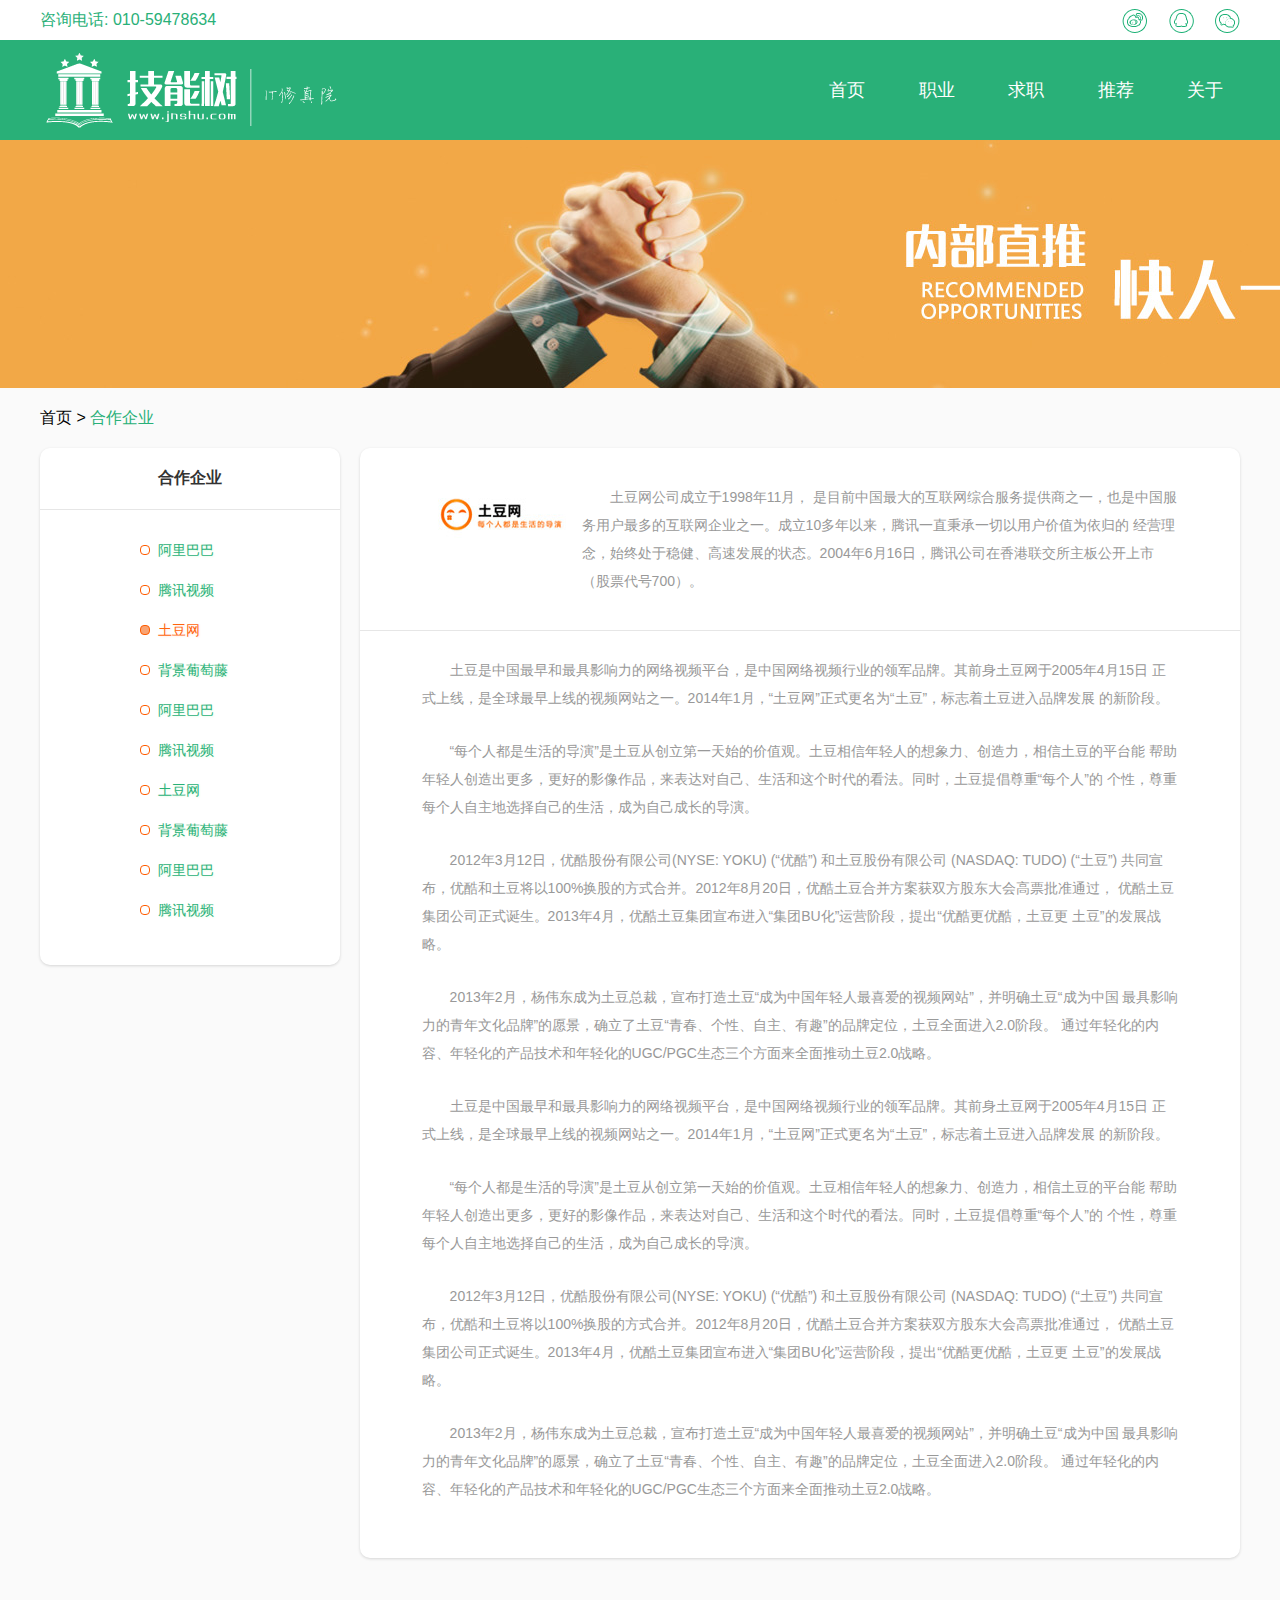
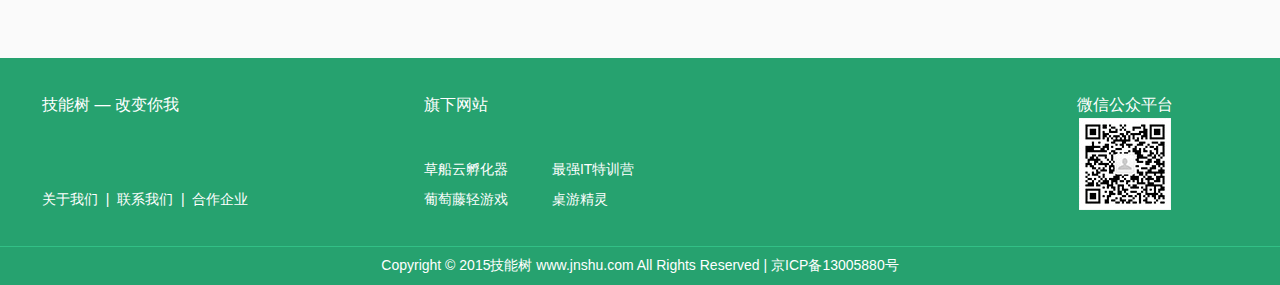
<file: task8/task8.html>
<!DOCTYPE html>
<html lang="en">
<head>
    <meta charset="UTF-8">
    <title>task8</title>
    <link href="task8.css" rel="stylesheet" />
</head>
<body>
    <div class="topbox">
        <div class="top">
            <p class="top_text">咨询电话: 010-59478634</p>
            <div class="top_img"><img src="images/task7_01.png" /></div>
            <div class="top_img"><img src="images/task7_02.png" /></div>
            <div class="top_img"><img src="images/task7_03.png" /></div>
        </div>
    </div>

    <div class="menubox">
        <div class="menu">
            <img src="images/jnshu_logo.png" />
            <ul>
                <li><a>首页</a></li>
                <li><a>职业</a></li>
                <li><a>求职</a></li>
                <li><a>推荐</a></li>
                <li><a>关于</a></li>
            </ul>
        </div>
    </div>

    <div  class="picbox">
        <div class="pic"><img src="images/banner.jpg" /></div>
    </div>

    <div class="mainbox">
        <div class="main">
            <div class="main_breaf">
                <p>
                    <a href="">首页</a> >
                    <a id="breaf_word" href="">合作企业</a>
                </p>
            </div>

            <div class="main_left">
                <p class="left_hei">合作企业</p>
                <div class="line"></div>
                <div class="left_menu">
                    <div class="left_list">
                        <div class="circle"></div>
                        <a>阿里巴巴</a>
                    </div>
                    <div class="left_list">
                         <div class="circle"></div>
                        <a>腾讯视频</a>
                    </div>
                    <div class="left_list">
                        <div class="circle_active"></div>
                        <a class="text_active">土豆网</a>
                    </div>
                    <div class="left_list">
                        <div class="circle"></div>
                        <a>背景葡萄藤</a>
                    </div>
                    <div class="left_list">
                        <div class="circle"></div>
                        <a>阿里巴巴</a>
                    </div>
                    <div class="left_list">
                        <div class="circle"></div>
                        <a>腾讯视频</a>
                    </div>
                    <div class="left_list">
                        <div class="circle"></div>
                        <a>土豆网</a>
                    </div>
                    <div class="left_list">
                        <div class="circle"></div>
                        <a>背景葡萄藤</a>
                    </div>
                    <div class="left_list">
                        <div class="circle"></div>
                        <a>阿里巴巴</a>
                    </div>
                    <div class="left_list">
                        <div class="circle"></div>
                        <a>腾讯视频</a>
                    </div>
                </div>
            </div>

            <div class="main_right">
                <div class="right_one">
                    <img src="images/tudou.jpg" />
                    <p >土豆网公司成立于1998年11月， 是目前中国最大的互联网综合服务提供商之一，也是中国服务用户最多的互联网企业之一。成立10多年以来，腾讯一直秉承一切以用户价值为依归的
                        经营理念，始终处于稳健、高速发展的状态。2004年6月16日，腾讯公司在香港联交所主板公开上市（股票代号700）。</p>
                </div>
                <div class="line"></div>
                <div class="right_two">
                    <p>土豆是中国最早和最具影响力的网络视频平台，是中国网络视频行业的领军品牌。其前身土豆网于2005年4月15日
                    正式上线，是全球最早上线的视频网站之一。2014年1月，“土豆网”正式更名为“土豆”，标志着土豆进入品牌发展
                    的新阶段。</p>
                    <p>“每个人都是生活的导演”是土豆从创立第一天始的价值观。土豆相信年轻人的想象力、创造力，相信土豆的平台能
                        帮助年轻人创造出更多，更好的影像作品，来表达对自己、生活和这个时代的看法。同时，土豆提倡尊重“每个人”的
                        个性，尊重每个人自主地选择自己的生活，成为自己成长的导演。</p>
                    <p> 2012年3月12日，优酷股份有限公司(NYSE: YOKU) (“优酷”) 和土豆股份有限公司 (NASDAQ: TUDO) (“土豆”)
                        共同宣布，优酷和土豆将以100%换股的方式合并。2012年8月20日，优酷土豆合并方案获双方股东大会高票批准通过，
                        优酷土豆集团公司正式诞生。2013年4月，优酷土豆集团宣布进入“集团BU化”运营阶段，提出“优酷更优酷，土豆更
                        土豆”的发展战略。</p>
                    <p> 2013年2月，杨伟东成为土豆总裁，宣布打造土豆“成为中国年轻人最喜爱的视频网站”，并明确土豆“成为中国
                        最具影响力的青年文化品牌”的愿景，确立了土豆“青春、个性、自主、有趣”的品牌定位，土豆全面进入2.0阶段。
                        通过年轻化的内容、年轻化的产品技术和年轻化的UGC/PGC生态三个方面来全面推动土豆2.0战略。</p>
                    <p>土豆是中国最早和最具影响力的网络视频平台，是中国网络视频行业的领军品牌。其前身土豆网于2005年4月15日
                        正式上线，是全球最早上线的视频网站之一。2014年1月，“土豆网”正式更名为“土豆”，标志着土豆进入品牌发展
                        的新阶段。</p>
                    <p>“每个人都是生活的导演”是土豆从创立第一天始的价值观。土豆相信年轻人的想象力、创造力，相信土豆的平台能
                        帮助年轻人创造出更多，更好的影像作品，来表达对自己、生活和这个时代的看法。同时，土豆提倡尊重“每个人”的
                        个性，尊重每个人自主地选择自己的生活，成为自己成长的导演。</p>
                    <p> 2012年3月12日，优酷股份有限公司(NYSE: YOKU) (“优酷”) 和土豆股份有限公司 (NASDAQ: TUDO) (“土豆”)
                        共同宣布，优酷和土豆将以100%换股的方式合并。2012年8月20日，优酷土豆合并方案获双方股东大会高票批准通过，
                        优酷土豆集团公司正式诞生。2013年4月，优酷土豆集团宣布进入“集团BU化”运营阶段，提出“优酷更优酷，土豆更
                        土豆”的发展战略。</p>
                    <p> 2013年2月，杨伟东成为土豆总裁，宣布打造土豆“成为中国年轻人最喜爱的视频网站”，并明确土豆“成为中国
                        最具影响力的青年文化品牌”的愿景，确立了土豆“青春、个性、自主、有趣”的品牌定位，土豆全面进入2.0阶段。
                        通过年轻化的内容、年轻化的产品技术和年轻化的UGC/PGC生态三个方面来全面推动土豆2.0战略。</p>
                </div>
            </div>
        </div>
    </div>

    <div class="footerbox">
        <div class="footer">
            <table>
                <tr>
                    <td>技能树 — 改变你我</td>
                    <td>旗下网站</td>
                    <td align="center">微信公众平台</td>
                </tr>
                <tr>
                    <td class="lefttable">
                        <p>
                            <a>关于我们</a>&nbsp; |&nbsp;
                            <a>联系我们</a>&nbsp; |&nbsp;
                            <a>合作企业</a>
                        </p>
                    </td>
                    <td class="centertable">
                        <p><a>草船云孵化器</a></p>
                        <p><a>最强IT特训营</a></p>
                        <br /><p><a>葡萄藤轻游戏</a></p>
                        <p><a>桌游精灵</a></p>
                    </td>
                    <td align="center"> <img src="images/weixin_1.jpg" /> </td>
                </tr>
            </table>
        </div>
        <div class="footer_line"></div>
        <p class="copyright">Copyright © 2015技能树 www.jnshu.com  All Rights Reserved | 京ICP备13005880号</p>
    </div>


</body>
</html>
</file>
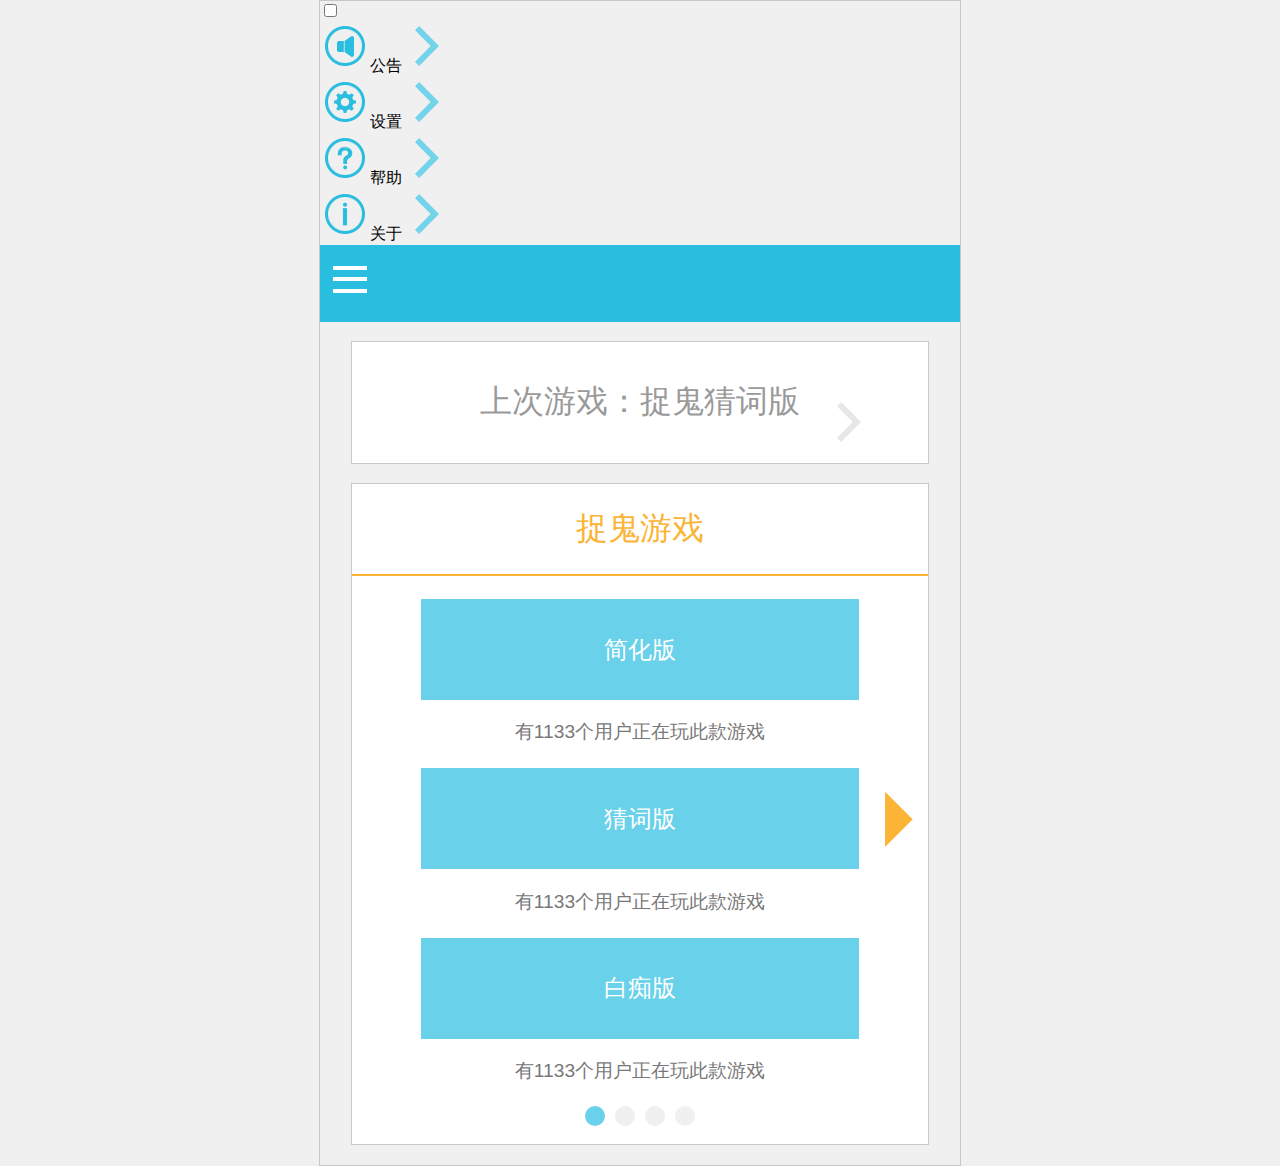
<file: task5/task5test/task5first.html>
<!DOCTYPE html>
<html lang="en">
<head>
    <meta charset="UTF-8">
    <title>task5动画</title>
    <link href="task5first.css" rel="stylesheet" />
</head>
<body>
<div class="wrap">
     <input type="checkbox" id="tm">
     <div class="pagetwo">
        <div class="pagetwoheader"></div>
        <div class="pagetwolist"><img class="imgleft" src="../images/task5_05.png" />公告<img class="imgright" src="../images/task5_08.png" /></div>
        <div class="pagetwolist"><img class="imgleft" src="../images/task5_04.png" />设置<img class="imgright" src="../images/task5_08.png" /></div>
        <div class="pagetwolist"><img class="imgleft" src="../images/task5_06.png" />帮助<img class="imgright" src="../images/task5_08.png" /></div>
        <div class="pagetwolist"><img class="imgleft" src="../images/task5_07.png" />关于<img class="imgright" src="../images/task5_08.png" /></div>
    </div>
    <div class="pageone">
        <div class="header"><img src="../images/task5_01.png" /></div>
        <div class="lastgame">
             <p>上次游戏：捉鬼猜词版</p>
             <img src="../images/task5_02.png" />
        </div>
        <div class="game">
             <div class="textgame">捉鬼游戏</div>
             <div class="xian"></div>
             <div class="version">简化版</div>
             <p>有1133个用户正在玩此款游戏</p>
             <div class="version">猜词版</div>
             <div class="btnyellow"> <label for="tm"><img src="../images/task5_03.png" /></label>
             </div>
             <p>有1133个用户正在玩此款游戏</p>
             <div class="version">白痴版</div>
             <p>有1133个用户正在玩此款游戏</p>
             <div class="yuan">
                 <div class="blue"></div>
                 <div class="gray"></div>
                 <div class="gray"></div>
                 <div class="gray"></div>
             </div>
        </div>
    </div>
</div>
</body>
</html>
</file>
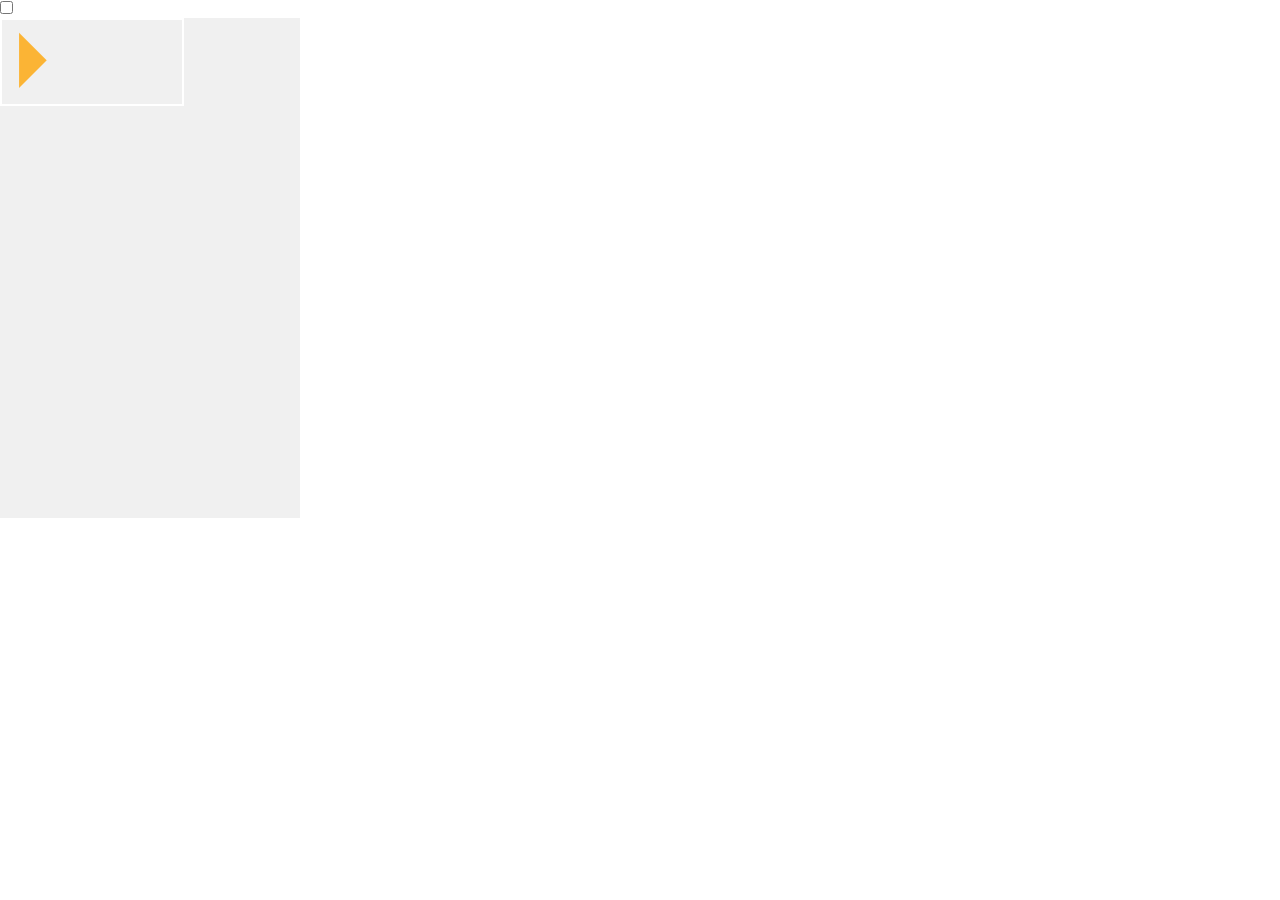
<file: task5/task5test/task5test.html>
<!DOCTYPE html>
<html lang="en">
<head>
    <meta charset="UTF-8">
    <title>task5动画实验</title>
    <link href="task5test.css"  rel="stylesheet" />
    <style>

    </style>
</head>
<body>
<input type="checkbox" id="tm">
     <div class="pageone"></div>
     <div class="pagetwo">
         <label for="tm"><img src="../images/task5_03.png"></label>
</div>
</body>
</html>
</file>
<file: mi/mi.css>
/*
*������ʽ
*/
html, body, div, img, table, tr, td,
ul, li, p, a ,span, ol {
    padding: 0;
    margin: 0;
    list-style-type: none;
}
a {
    text-decoration: none;
}
.clear {
    clear: both;
}
h1, h2, h3, h4, h5, h6 {
    font-size: 1em;
    font-weight: normal;
    padding: 0;
    margin: 0;
}
img {
    vertical-align: middle;
    border: 0;
}
body {
    margin: 0 auto;
    font:  14px/1.5 "Helvetica Neue",Helvetica,Arial,"Microsoft Yahei","Hiragino Sans GB","Heiti SC","WenQuanYi Micro Hei",sans-serif;
}
/*******�����ڿ鿪ʼ***********/
.toptab {
    position: relative;
    z-index: 2;
    width: 100%;
    height: 40px;
    background-color: #333;
}
.container {
    width: 1226px;
    margin: 0 auto;
    line-height: 40px;
    color: #b0b0b0;
    font-size: 12px;
}
.container a:hover {
    color: #fff;
}
.container .textspan {
    color: #424242;
    margin: 0 .58em;
}
.texttopleft {
    float: left;
}
.texttopright {
    float: right;
}
.textlogin {
    display: inline-block;
    width: 200px;
    background-color: #333;
    text-align: right;
    position: relative;
    right: -3px;
    padding-right: 17px;
}
.textcar {
    position: relative;
    width: 120px;
    height: 40px;
    text-align: center;
    background-color: #424242;
    display: inline-block;
}
.textcar:hover {
    color: #ff6700;
    background-color: #fff;
}
.textcar a:hover,
.textcar a:active {
    color: #ff6700;
}
.car_over {
    position: absolute;
    z-index: -1;
    right: 0;
    top: -50px;
    width: 316px;
    padding: 25px 0;
    box-shadow: 0 1px 2px rgba(0,0,0,.15);
    color: #424242;
    background-color: #fff;
    transition: all .3s;
}
.textcar:hover .car_over {
    top: 40px;
}
/*******�����ڿ����***********/

/*******��������ʼ**********/
.header {
    width: 1226px;
    height: 100px;
    margin: 0 auto;
}
.miimg {
    position: absolute;
    display: inline-block;
    margin-top: 22px;
}
.menu {
    display: inline-block;
    margin-left: 232px;
    margin-top: 38px;
    font-size: 16px;
}
.menu ul {
    list-style-type: none;
    padding: 0;
    margin: 0;
}
.menu ul li {
    display: inline;
    margin: 0 16px;
}

.menu ul a:hover {
    color: #ff6700;
}
.search {
    width: 296px;
    margin-top: 25px;
    float: right;
}
.hide {
    display: none;
}
.search_text {
    display: inline-block;
    width: 243px;
    height: 48px;
    float: right;
    border: 1px solid #e1e1e1;
}
.search_btn {
    display: inline-block;
    position: absolute;
    width: 54px;
    height: 48px;
    float: right;
    background-color: #fff;
    border: 1px solid #e1e1e1;
}
.search_btn:hover {
    color: #fff;
    background-color: #ff6700;
    border: 1px solid #ff6700;
}
.search_text:hover {
    border: 1px solid #b1b1b1;
}
/*******����������*********/

/********�ֲ�ͼ����Ʒ�ױ�����ʼ********/
.picmenu {
    width: 1226px;
    height: 1108px;
    margin: 0 auto;
}
.classpics {
    height: 460px;
    background-color: #29bde1;
}
.fourpics {
    height: 170px;
    margin-top: 15px;
}
.fourone {
    display: inline-block;
    width: 234px;
    height: 100%;
    background-color: #5f5750;
}
.fourone ul {
    margin-top: 48px;
    list-style-type: none;
}
.fourone ul li {
    text-align: center;
    width: 77px;
    height: 85px;
    overflow: auto;
    color: rgba(255,255,255,.7);
    float: left;
-webkit-transition: color 0.4s;
         transition: color 0.4s;
}
.fourone :hover {
    color: #fff;
}
.fourtwo {
    display: inline-block;
    width: 316px;
    height: 100%;
    margin-left: 10px;
    background-color: #ccc;
}
.starshop {
    height: 438px;
    margin-top: 26px;
}
.startext {
    height: 58px;
    line-height: 58px;
}
.startextleft {
    font-size: 22px;
    color: #333;
    float: left;
}
.startextright {
    width: 70px;
    height: 25px;
    border: 1px solid #e1e1e1;
    float: right;
    margin-top: 20px;
}
.starpics {
    height: 380px;
}
.starpics1 {
    width: 234px;
    height: 340px;
    margin-right: 8px;
    display: inline-block;
    border-top: 1px solid #ffac13;
    background-color: #fafafa;
    text-align: center;
}
.starpics2 {
    width: 234px;
    height: 340px;
    margin-right: 8px;
    display: inline-block;
    border-top: 1px solid #83c44e;
    background-color: #fafafa;
    text-align: center;
}
.starpics3 {
    width: 234px;
    height: 340px;
    margin-right: 8px;
    display: inline-block;
    border-top: 1px solid #2196f3;
    background-color: #fafafa;
    text-align: center;
}
.starpics4 {
    width: 234px;
    height: 340px;
    margin-right: 8px;
    display: inline-block;
    border-top: 1px solid #e53935;
    background-color: #fafafa;
    text-align: center;
}
.starpics5 {
    width: 234px;
    height: 340px;
    margin-right: 8px;
    display: inline-block;
    border-top: 1px solid #00c0a5;
    background-color: #fafafa;
    text-align: center;
}
.starshopimg {
    width: 160px;
    height: 166px;
    margin: 0 auto;
    margin-top: 30px;
    background-color: #eee;
}
.starshopname {
    color: #212121;
    font-size: 14px;
    font-weight: 400;
    margin: 20px 0 5px 0;
}
.starshoppoint {
    font-size: 12px;
    color: #b0b0b0;
}
.starshopprice {
    color: #ff6700;
    margin-top: 30px;
}
/********�ֲ�ͼ����Ʒ�ױ�������********/
</file>
<file: task3/task3.css>
body {
    width: 100%;
    max-width: 640px;
    margin: 0 auto;
    font-family: "Microsoft YaHei",sans-serif;
    letter-spacing: .2em
}
.header {
    padding: .5em 0;
    background-color: #22292c;
    color: #f8f6f5;
}
img {
    vertical-align: middle;
}
.pic1 {
    display: inline;
    margin-left: 10px;
}
.text1 {
    display: inline;
    font-size: 1.5em;
    vertical-align: middle;
    padding: 0 33%;
}
.container {
    background-color: #68cdd5;
    color: #fff;
}
.pic3 {
    display: inline-block;
    margin: .5em 1em;
}
.pic4 {
    text-align: center;
}
.text2 {
    width: 70%;
    font-size: 1.6em;
    padding: 10% 0;
    margin: 0 auto;
    line-height: 2em;
}
.pic5 {
    background-color:  #68cdd5;
    float: left;
    width: 50%;
    text-align: center;
    padding-bottom: 10%;
}
</file>
<file: task4/task4.css>
body {
    width: 100%;
    max-width: 640px;
    font-family: "Microsoft YaHei", sans-serif;
    margin: 0 auto;
    font-weight: normal;
    padding: 0;
}
.header {
    padding: 2% 0;
    background-color: #29bde0;
    color: #fff;
}
.picleft {
    float: left;
    margin-left: 15px;
}
.text1{
    display: inline;
    font-size:2em;
    margin: 0 27%;
}
.picright {
    float: right;
    margin-right: 15px;
}
.xian {
    height: 1px;
    background-color:  #74d4eb;
}
.container {
    background-color:  #29bde0;
    color: #fff;
}
.picwin {
    text-align: center;
    padding-top: 4%;
}
.textwin {
    position: absolute;
    font-size: 3em;
    margin: -5% 0 0 14%;
    font-weight: 900;
    z-index: 1;
}
.textp {
    width: 70%;
    font-size: 1.9em;
    font-weight: 600;
    line-height: 1.5em;
    color: #ffc865;
    margin: 0 auto;
    padding-top: 2%;
}
.textcount {
    color: #fff;
    margin: 9% 0 0 15%;
    padding-bottom: 2.2%;
    font-size: 1.5em;
    line-height: 1.5em;
}
span {
    margin-right: 13%;
    line-height: 1.5em;
}
.day {
    padding: 2% 0;
    background-color: #fff;
}
.textday {
    display: inline;
    color: #515151;
    font-size: 2em;
    padding-left: 15%;
}
.texttime {
    padding-left: 50%;
    display: inline;
    color: #c7c7c7;
    font-size: 1em;
}
.textkill {
    color: #a6a6a6;
    font-size: 1.5em;
    line-height: 1.3em;
    padding: 2% 0 2% 15%;
    letter-spacing: .1em;
}
.footer {
    max-width: 640px;
    width: 100%;
    padding: 2% 0;
    position: fixed;
    bottom: 0;
    background-color:  rgba(41,189,224,.4);
    vertical-align: middle;
}
.btnleft {
    width: 50%;
    background-color: #f66f6f;
    border-radius: .3em;
    font-size: 2.6em;
    padding: 2.5% 6%;
    margin: 0 3.2%;
    display: inline;
}
.btnright {
    width: 50%;
    background-color: #fbb435;
    border-radius: .3em;
    font-size: 2.6em;
    padding: 2.5% 6%;
    margin: 0 3%;
    display: inline;
}
</file>
<file: task5/task5.css>
* {
    margin: 0;
    padding: 0;
}
body {
    max-width: 640px;
    width: 100%;
    padding: 0;
    margin: 0 auto;
    font-family: "Microsoft YaHei", sans-serif;
}
input[type=checkbox] {
    position: absolute;
    visibility: hidden;
}
/** �ײ㿪ʼ  **/
.pageone {
    position: absolute;
    width: 100%;
    max-width: 640px;
    color: #29bde0;
    font-size: 1.5em;
}
.pageoneheader {
    padding: 7%;
    background-color: #29bde0;
}
.pagetwolist {
    padding: 3%;
    border-bottom: 1px solid #d6d6d6;
}
img {
    vertical-align: middle;
}
.imgleft {
    margin:0 5% 0 3%;
}
.imgright {
    margin-left: 40%;
}

#tm:checked ~ .pagetwo {
    transform: translate(30em,5.5em);
    -webkit-transform: translate(30em,5.5em);
    background-color: #29bde1;
    box-shadow: 0 -5px 2px rgba(40,140,200,.2);
}

/**  �ײ㿪ʼ  **/
.pagetwo {
    position: relative;
    transition: all 0.25s;
    background-color: #f0f0f0;
}
.pagetwoheader {
    padding: 2% 0;
    background-color: #29bde0;
}
.pagetwoheader img {
    margin-left: 2%;
}
.lastgame {
    max-width: 90%;
    background-color: #fff;
    border: 1px solid #c9c9c9;
    margin: 0 auto;
    color: #9a9a9a;
    font-size: 2em;
    text-align: center;
    padding: 5% 0;
    margin-top: 3%;
}
.lastgame img {
    position: absolute;
    margin-left: 35%;
    margin-top: -8%;
}
.game {
    max-width: 90%;
    background-color: #fff;
    border: 1px solid #c9c9c9;
    color: #787878;
    margin: 0 auto;
    margin-top: 3%;
    margin-bottom: 3%;
    text-align: center;
}
.textgame {
    padding: 4% 0;
    color: #fbb435;
    font-size: 2em;
}
.xian {
    background-color: #fbb435;
    height: 2px;
}
.version {
    padding: 6% 0;
    width: 76%;
    background-color: #69d1e9;
    color: #fff;
    font-size: 1.5em;
    margin: 0 auto;
    margin-top: 4%;
}
.game p {
    margin: 4% 0;
    font-size: 1.2em;
}
.btnyellow {
    float: right;
    margin-top: -14%;
    margin-right: 38%;
}
.yuan {
    margin: 0 auto;
    margin-bottom: 2%;
}
.blue {
    display: inline-block;
    width: 20px;
    height: 20px;
    border-radius: 10px;
    margin: .5%;
    background-color: #69d1e9;
}
.gray {
    display: inline-block;
    width: 20px;
    height: 20px;
    border-radius: 10px;
    margin: .5%;
    background-color: #f0f0f0;
}

.pagetwo label {
    display: block;
    padding: 10px 0;
    width: 60%;
    position: absolute;
    cursor: pointer;
    text-transform: uppercase;
}
</file>
<file: task7/task7.css>
* {
    padding: 0;
    margin: 0;
}
body {
    background-color: #fafafa;
    font-family: "Microsoft YaHei", sans-serif;
}
a:link,a:visited,a:hover,a:active {
    text-decoration: none;
    color: inherit;
}
/*
*������ʼ
*/
.top {
    width: 100%;
    height: 40px;
    background-color: #fff;
}
.topwrap {
    width: 1200px;
    color: #29b078;
    line-height: 40px;
    margin: 0 auto;
}
.topwrap p {
    display: inline;
}
.topwrap img {
    vertical-align: middle;
}
.topweixin {
    float: right;
    margin-left: 18px;
}
/*
* ������ʼ
*/
.menu {
    width: 100%;
    height: 100px;
    position: absolute;
    top: 40px;
    z-index: 2;
    background-color: #29b078;
}
.menuwrap {
    width: 1270px;
    margin: 0 auto;
    color: #fff;
}
.menuright {
    float: right;
}
.menuwrap ul {
    list-style-type: none;
}
.menuwrap ul li {
    display: inline-block;
    font-size: 18px;
    text-align: center;
    margin: 0 10px;
}
.menuwrap ul li a {
    display: block;
    width: 90px;
    height: 96px;
    line-height: 96px;
}
.menuwrap ul li a:hover {
    text-shadow: 3px 3px 1px green;
    border-bottom: 4px solid #fff;
    border-bottom-style: inset;
}
/*
*�ֲ�ͼ��ʼ
*/
.picbox {
    width: 100%;
    height: 600px;
    margin-top: 79px;
    background-color: #c7c7c7;
}

.flexslider {
    margin: 0 auto;
    position: relative;
    width: 100%;
    height: 600px;
    overflow: hidden;
    zoom: 1;
}

.flexslider .slides li {
    width: 100%;
}
.flex-direction-nav a {
    width: 70px;
    height: 70px;
    line-height: 99em;
    overflow: hidden;
    margin: -35px 80px 0;
    display: block;
    background: url(images/ad_ctr.png) no-repeat;
    position: absolute;
    top: 50%;
    z-index: 10;
    cursor: pointer;
    opacity: 0;
    filter: alpha(opacity=0);
    -webkit-transition: all .3s ease;
    border-radius: 35px;
}

.flex-direction-nav .flex-next {
    background-position: 0 -70px;
    right: 0;
}

.flex-direction-nav .flex-prev {
    left: 0;
}

.flexslider:hover .flex-next {
    opacity: 0.8;
    filter: alpha(opacity=25);
}

.flexslider:hover .flex-prev {
    opacity: 0.8;
    filter: alpha(opacity=25);
}

.flexslider:hover .flex-next:hover,
.flexslider:hover .flex-prev:hover {
    opacity: 1;
    filter: alpha(opacity=50);
}

.flex-control-nav {
    width: 100%;
    position: absolute;
    bottom: 10px;
    text-align: center;
}

.flex-control-nav li {
    margin: 0 2px;
    display: inline-block;
    zoom: 1;
    *display: inline;
}

.flex-control-paging li a {
    background: url(images/dot.png) no-repeat 0 -16px;
    display: block;
    height: 16px;
    overflow: hidden;
    text-indent: -99em;
    width: 16px;
    cursor: pointer;
}

.flex-control-paging li a.flex-active,
.flex-control-paging li.active a {
    background-position: 0 0;
}

.flexslider .slides a img {
    width: 100%;
    height: 600px;
    display: block;
}

/*
*��������
*/
.main {
}
.mainwrap {
    width: 1200px;
    margin: 0 auto;
}
.main-one {

}
.main-one table {
    width: 100%;
    color: #999;
    font-size: 16px;
    margin: 120px 0;
}
.main-one table tr {
}
.main-one table td {
    width: 240px;
    padding: 20px 40px;
}
.main-one table td img:hover {
    opacity: .7;
}
.phei {
    text-align: center;
    font-size: 18px;
    font-weight: bold;
    color: #333;
}
.pgreen {
    color: #29b078;
    font-size: 18px;
    font-weight: 600;
    display: inline-block;
    padding: 0 0 5px 10px;
}
.pgray {
    font-size: 18px;
    padding-bottom: 20px;
}
.borderleft {
    border-left: 1px dashed #dedede;
}

.main-two {
    width: 1200px;
    margin: 0 auto;
}
.howeight {

}
.howfour {

}
.howfour img {
    margin: 0 10px 0 30px;
    text-align: center;
    vertical-align: middle;
}
.pnumber {
    width: 72px;
    line-height: 74px;
    color: #29b078;
    font-size: 18px;
    font-weight: 500;
    background-image: url(images/task7_12.png);
    text-align: center;
    display: inline-block;
    margin: 35px 10px;
}
.pstudy {
    display: inline-block;
    color: #999;
    font-size: 14px;
    vertical-align: middle;
}

.main-three {
    width: 1200px;
    margin: 120px 0;
}
.person {
    padding: 15px 0;
    margin: 70px 20px 20px 16px;
    float: left;
    width: 22%;
    background-color: #fff;
    box-shadow: 1px 1px 2px rgba(0,0,0,.1);
}
.person:hover {
    color: #fff;
    background-color: #29b078;
}
.person:hover .person-name  {
    color: #fff;
}
.person:hover .person-brief {
    color: #fff;
}

.person-pic {
    text-align: center;
    margin: 10px 0;
}
.person-pic img {
    vertical-align: middle;
}
.person-name {
    font-size: 18px;
    color: #333;
    text-align: center;
    font-weight: bold;
    margin: 30px 0 20px 0;
}
.person-brief {
    color: #999;
    font-size: 16px;
    line-height: 26px;
    margin: 2px 30px 25px 30px;
}
.person-pre {
    text-align: center;
}
.pre {
    display: inline-block;
    width: 14px;
    height: 14px;
    border-radius: 7px;
    margin: 0 1px;
    background-color: #fff;
    box-shadow: 1px 1px 3px rgba(0,0,0,.2);
}
.pre:hover {
    background-color: #29b078;
}

.main-four {

}
.logobox {
    margin: 70px 0;
    background-color: #fff;
    box-shadow: 1px 1px 2px rgba(0,0,0,.1)
}
.main-logo {
    width: 19.66%;
    text-align: center;
    display: inline-block;
}
.main-logo:hover {
    box-shadow: -1px 1px 12px rgba(0,0,0,.1)
}


.footer{

}
.linkbox {
    width: 100%;
    background-color: #fff;
    padding: 20px 0;
}
.link {
    width: 1200px;
    margin: 0 auto;
    color: #999;
    font-size: 14px;
}
.link table {
    margin-top: 16px;
}
.link table td {
    display: inline-block;
    margin: 0 62px 10px 0;
}
.link table td a:hover {
    color: #888;
    border-bottom: 1px solid #26a26f;
}

/*
*�ײ���ʼ
*/
.bottombox {
    background-color: #26a26f;
}
.bottom {
    width: 1200px;
    margin: 0 auto;
}
.bottom table {
    width: 1200px;
    color: #fff;
    padding: 35px 0 30px 0;
}
.bottom>table p {
    display: inline;
    line-height: 30px;
    margin-right: 40px;
}
.lefttable {
    width: 380px;
    font-size: 14px;
    vertical-align: bottom;
}
.centertable {
    font-size: 14px;
    vertical-align: bottom;
    height: 50px;
}
.bottom table a:hover {
    opacity: .9;
    border-bottom:  1px solid #fff;
}
.bottomline {
    height: 1px;
    background-color: #32c086;
}
.copyright {
    width: 1200px;
    margin: 0 auto;
    text-align: center;
    padding: 10px 0;
    color: #fff;
    font-size: 14px;
}
</file>
<file: task8/task8.css>
* {
    padding: 0;
    margin: 0;
}
body {
    width: 100%;
    font-family: "Microsoft YaHei", sans-serif;
    background-color: #fafafa;
}
a:link,a:visited,a:hover,a:active {
    text-decoration: none;
    color: inherit;
}

.topbox {
    height: 40px;
    background-color: #fff;
}
.top {
    width: 1200px;
    margin: 0 auto;
    line-height: 40px;
}
.top_text {
    display: inline;
    color: #29b078;
    font-size: 16px;
}
.top_img {
    float: right;
    margin-left: 20px;
}
.top img{
    vertical-align: middle;
}


.menubox {
    height: 100px;
    background-color: #29b078;
}
.menu {
    width: 1200px;
    margin: 0 auto;
    line-height: 100px;
}
.menu img {
    vertical-align: middle;
}
.menu ul {
    float: right;
    list-style-type: none;
}
.menu ul li {
    display: inline;
    color: #fff;
    font-size: 18px;
}
.menu ul li a {
    display: inline-block;
    height: 96px;
    width: 70px;
    text-align: center;
    margin-left: 15px;
}
.menu ul li a:hover {
    border-bottom: 4px solid #fff;
    border-bottom-style: inset;
    text-shadow: 2px 2px 3px green;
}


.picbox {
    height: 248px;
    background-color: #eee;
}
.pic {

}
.pic img {
    position: absolute;
}

.mainbox {

}
.main {
    width: 1200px;
    margin: 0 auto;
}
.main_breaf {
    height: 60px;
    line-height: 60px;
}
#breaf_word {
    color: #29b078;
}
.main_breaf a:hover,a:active {
    text-decoration: underline;
    text-decoration-color: transparent;
}

.main_left {
    float: left;
    width: 300px;
    background-color: #fff;
    border-radius: 10px;
    box-shadow: 0 1px 3px rgba(0,0,0,.15)
}
.left_hei {
    color: #333;
    font-weight: bold;
    text-align: center;
    padding: 20px 0;
    font-size: 16px;
}
.line {
    background-color: #e6e6e6;
    height: 1px;
}
.left_menu {
    margin: 20px 0 35px 100px;
    line-height: 40px;
}
.left_list {
    color: #29b078;
    font-size: 14px;
    text-shadow: 1px 1px 2px rgba(0,250,0,.1);
}
.circle {
    width: 8px;
    height: 8px;
    border-radius: 4px;
    margin-right: 4px;
    display: inline-block;
    border: 1px solid #ff5c00;
}
.circle_active {
    width: 8px;
    height: 8px;
    border-radius: 4px;
    margin-right: 4px;
    display: inline-block;
    border: 1px solid #ff5c00;
    background-color: #f9a372;
}
.text_active {
    color: #ff650e;
    font-size: 14px;
    text-shadow: 1px 1px 2px rgba(250,100,0,.1);
}
.left_list:hover {
    color: #ff650e;
}
.left_list:hover .circle {
    background-color: #f9a372;
}

.main_right {
    float: right;
    width: 880px;
    background-color: #fff;
    border-radius: 10px;
    box-shadow: 0 1px 3px rgba(0,0,0,.15);
    font-size: 14px;
    line-height: 28px;
    color: #999;
    text-indent: 2em;
    margin-bottom: 100px;
}
.main_right p {
    margin: 25px 0;
}
.right_one {
    width: 86%;
    margin: 0 auto;
    padding: 10px 0;
}
.right_one img {
    float: left;
}
.right_two {
    width: 86%;
    margin: 0 auto;
    padding-bottom: 30px;
}


.footerbox {
    clear: both;
    background-color: #26a26f;
}
.footer {
    width: 1200px;
    margin: 0 auto;
    color: #fff;
}
.footer table {
    width: 1200px;
    color: #fff;
    padding: 35px 0 30px 0;
}
.footer>table p {
    display: inline;
    line-height: 30px;
    margin-right: 40px;
}
.lefttable {
    width: 380px;
    font-size: 14px;
    vertical-align: bottom;
}
.centertable {
    font-size: 14px;
    vertical-align: bottom;
    height: 50px;
}
.footer table a:hover {
    opacity: .9;
    border-bottom:  1px solid #fff;
}

.footer_line {
    height: 1px;
    background-color: #32c086;
}
.copyright {
    font-size: 14px;
    color: #fff;
    text-align: center;
    padding: 10px 0;
}
</file>
<file: task5/task5test/task5first.css>
body {
    max-width: 640px;
    width: 100%;
    padding: 0;
    margin: 0 auto;
    background-color: #f0f0f0;
    font-family: "Microsoft YaHei", sans-serif;
    border: 1px solid #c7c7c7;
}
.header {
    padding: 1% 0;
    background-color: #29bde0;
}
.lastgame {
    max-width: 90%;
    background-color: #fff;
    border: 1px solid #c9c9c9;
    margin: 0 auto;
    color: #9a9a9a;
    font-size: 2em;
    text-align: center;
    padding: 1% 0;
    margin-top: 3%;
}
.lastgame img {
    position: absolute;
    margin-left: 14%;
    margin-top: -5%;
}
.game {
    max-width: 90%;
    background-color: #fff;
    border: 1px solid #c9c9c9;
    color: #787878;
    margin: 0 auto;
    margin-top: 3%;
    margin-bottom: 3%;
    text-align: center;
}
.textgame {
    padding: 4% 0;
    color: #fbb435;
    font-size: 2em;
}
.xian {
    background-color: #fbb435;
    height: 2px;
}
.version {
    padding: 6% 0;
    width: 76%;
    background-color: #69d1e9;
    color: #fff;
    font-size: 1.5em;
    margin: 0 auto;
    margin-top: 4%;
}
.game p {
    font-size: 1.2em;
}
.btnyellow {
    float: right;
    margin-top: -14%;
}
.yuan {
    margin: 0 auto;
    margin-bottom: 2%;
}
.blue {
    display: inline-block;
    width: 20px;
    height: 20px;
    border-radius: 10px;
    margin: .5%;
    background-color: #69d1e9;
}
.gray {
    display: inline-block;
    width: 20px;
    height: 20px;
    border-radius: 10px;
    margin: .5%;
    background-color: #f0f0f0;
}
</file>
<file: task5/task5test/task5test.css>
* {
    margin: 0;
    padding: 0;
}
.pageone {
    position: absolute;
    width: 100px;
    height: 500px;
    background-color: orange;
}
#tm:checked ~ .pagetwo {
    transform: translate(60px,30px);
    -webkit-transform: translate(60px,30px);
    background-color: #29bde0;
}
.pagetwo {
    background-color: #f0f0f0;
    width: 300px;
    height: 500px;
    position: relative;
    transition: all 0.25s;
}
.pagetwo label {
    color: white;
    border: 2px solid white;
    display: block;
    padding: 10px 0;
    width: 60%;
    position: absolute;
    cursor: pointer;
    text-transform: uppercase;
}
</file>
